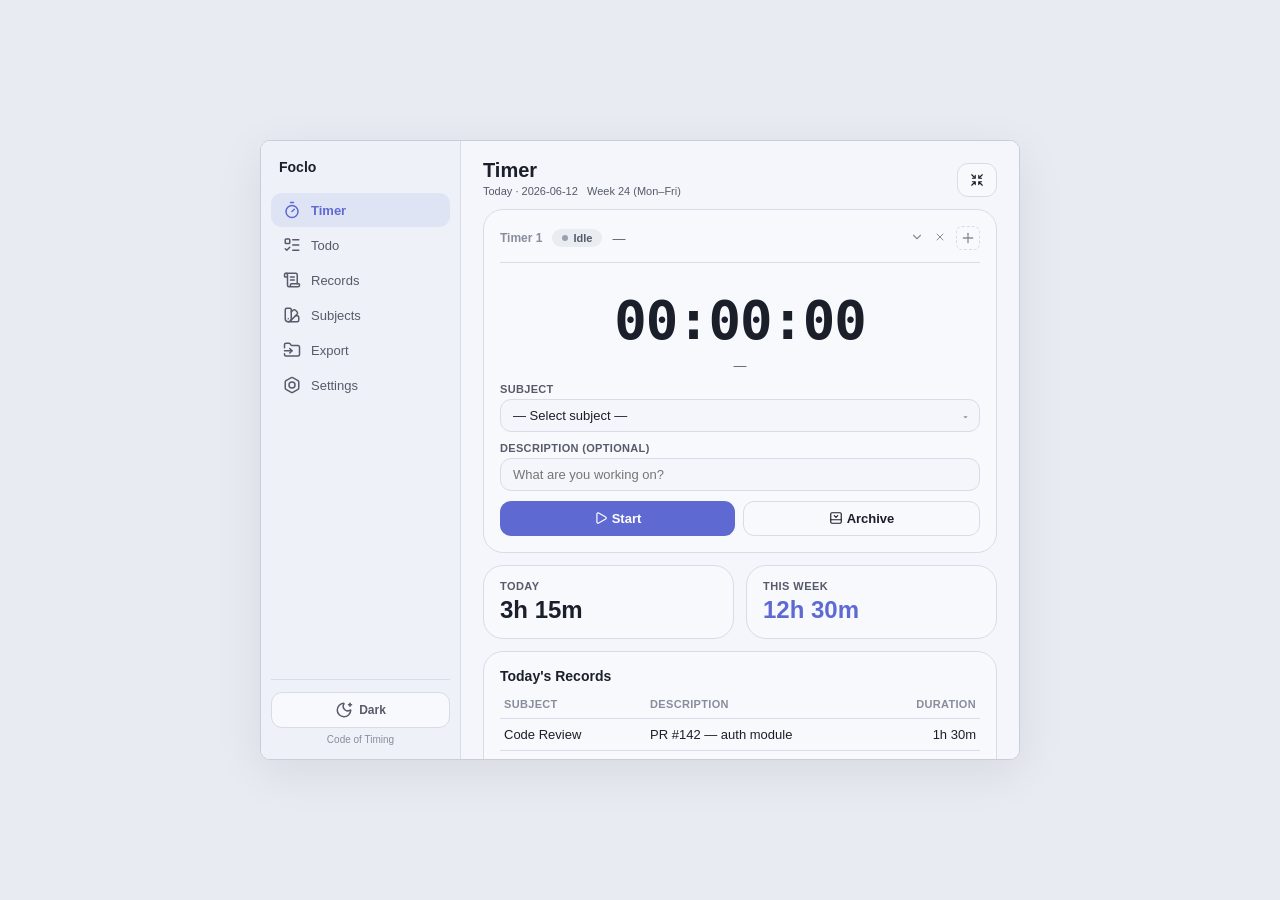
<file: index.html>
<!DOCTYPE html>
<html lang="zh-CN">
<head>
<meta charset="UTF-8">
<meta name="viewport" content="width=device-width, initial-scale=1.0">
<title>Foclo</title>
<style>

/* ═══════════════════════════════════════════════════════════
   LIQUID GLASS — refined for 760×620
   Icon style unified: all Unicode (no emoji)
   ═══════════════════════════════════════════════════════════ */
*, *::before, *::after { box-sizing: border-box; margin: 0; padding: 0; }

:root {
  --bg: #F4F6FB; --sidebar: #EEF1F8; --card: #F7F9FD;
  --text: #1B1F2A; --text2: #565B69; --muted: #888D9B;
  --border: #D7DCE8; --hover: #EAEEF6;
  --accent: #5E6AD2; --accent-h: #6E7AE6;
  --running: #34C98B; --paused: #F0B73F; --idle: #9AA0AD;
  --danger: #D64430; --radius: 20px; --radius-sm: 11px;
}

body {
  font-family: 'HarmonyOS Sans SC', sans-serif;
  background: #e8ecf2; display: flex; justify-content: center; align-items: center;
  min-height: 100vh;
}

.window {
  width: 760px; height: 620px; background: var(--bg);
  border: 1px solid #c8cdd8; border-radius: 10px;
  overflow: hidden; display: flex; flex-direction: column;
  box-shadow: 0 12px 48px rgba(0,0,0,0.08);
}

/* Top bar */
.topbar {
  display: flex; align-items: center; gap: 6px;
  padding: 8px 14px; background: var(--sidebar);
  border-bottom: 1px solid var(--border);
}
.topbar .dot { width: 10px; height: 10px; border-radius: 50%; }
.dot-r { background: #ed6a5e; } .dot-y { background: #f5bd4f; } .dot-g { background: #61c454; }
.topbar-title { font-size: 11px; color: var(--muted); margin-left: 8px; flex:1; }

/* Layout */
.prototype {
  display: flex; flex: 1; overflow: hidden; background: var(--bg);
}
.prototype.showing-compact .content { display: none; }

/* Sidebar */
.sidebar {
  width: 200px; background: var(--sidebar); border-right: 1px solid var(--border);
  padding: 14px 10px; display: flex; flex-direction: column; gap: 2px; flex-shrink: 0;
}
.sidebar-brand { font-size: 14px; font-weight: 700; color: var(--text); padding: 4px 8px 16px; }
.nav-item {
  padding: 8px 12px; border-radius: var(--radius-sm); cursor: pointer;
  color: var(--text2); font-size: 13px; font-weight: 500;
  transition: all 0.12s; display: flex; gap: 10px; align-items: center;
}
.nav-item:hover { background: var(--hover); color: var(--text); }
.nav-item.active { background: color-mix(in srgb, var(--accent) 10%, transparent); color: var(--accent); font-weight: 600; }
.nav-icon-svg { width: 18px; height: 18px; flex-shrink: 0; }
.btn-icon { width: 14px; height: 14px; flex-shrink: 0; vertical-align: -2px; margin-right: 4px; }
#compactBtn .btn-icon { margin-right: 0; }
#compactBtn { padding: 9px 12px; line-height: 1; }
#compactBtn .btn-icon { margin-right: 0; }
#compactBtn { padding: 9px 12px; line-height: 1; }
.add-slot-btn {
  background: none; border: 1px dashed var(--border); color: var(--muted);
  width: 24px; height: 24px; border-radius: 6px; cursor: pointer;
  font-size: 14px; line-height: 1; display: inline-flex; align-items: center; justify-content: center;
  transition: all 0.12s; flex-shrink: 0;
}
.add-slot-btn:hover { border-color: var(--accent); color: var(--accent); background: color-mix(in srgb, var(--accent) 8%, transparent); }
.sidebar-footer { padding-top: 12px; border-top: 1px solid var(--border); margin-top: auto; }
.theme-toggle {
  width: 100%; padding: 8px; border-radius: var(--radius-sm);
  border: 1px solid var(--border); background: var(--card);
  color: var(--text2); cursor: pointer; font-size: 12px; font-weight: 600;
  transition: all 0.12s; font-family: inherit;
  display: flex; align-items: center; justify-content: center; gap: 6px;
}
.theme-toggle:hover { background: var(--hover); color: var(--text); }
.sidebar-tagline { font-size: 10px; color: var(--muted); margin-top: 6px; text-align: center; }

/* Content */
.content { flex: 1; overflow-y: auto; padding: 18px 22px; }

/* Cards */
.card {
  background: var(--card); border: 1px solid var(--border);
  border-radius: var(--radius); padding: 16px; margin-bottom: 12px;
}

/* Slot header */
.slot-header { display: flex; align-items: center; gap: 10px; padding-bottom: 12px; border-bottom: 1px solid var(--border); margin-bottom: 12px; }
.slot-label { font-size: 12px; color: var(--muted); font-weight: 600; }
.slot-clock-mini { font-size: 14px; font-weight: 700; color: var(--text); }
.slot-subject { font-size: 13px; color: var(--text2); flex: 1; }

/* Badge */
.badge { display: inline-flex; align-items: center; gap: 5px; padding: 3px 10px; border-radius: 14px; font-size: 11px; font-weight: 600; }
.badge .dot { width: 6px; height: 6px; border-radius: 50%; }
.badge.idle { background: color-mix(in srgb, var(--idle) 15%, transparent); color: var(--text2); }
.badge.idle .dot { background: var(--idle); }
.badge.running { background: color-mix(in srgb, var(--running) 15%, transparent); color: var(--running); }
.badge.running .dot { background: var(--running); }
.badge.paused { background: color-mix(in srgb, var(--paused) 15%, transparent); color: var(--paused); }
.badge.paused .dot { background: var(--paused); }

/* Timer */
.timer-clock { font-family: 'JetBrains Mono', monospace; font-size: 54px; font-weight: 700; color: var(--text); text-align: center; padding: 14px 0 6px; letter-spacing: -0.02em; font-variant-numeric: tabular-nums; }
.timer-subject-line { text-align: center; font-size: 13px; color: var(--text2); margin-bottom: 10px; }

/* Form */
.form-row { margin-bottom: 10px; }
.form-label { font-size: 11px; font-weight: 700; color: var(--text2); margin-bottom: 4px; text-transform: uppercase; letter-spacing: 0.03em; }
.form-select, .form-input {
  width: 100%; padding: 8px 12px; border: 1px solid var(--border);
  border-radius: var(--radius-sm); background: var(--bg); color: var(--text);
  font-size: 13px; font-family: inherit;
}
.form-select:focus, .form-input:focus { outline: none; border-color: var(--accent); }
.form-select {
  appearance: none; -webkit-appearance: none;
  background-image: none;
  padding-right: 28px;
  position: relative;
}
/* Custom dropdown arrow matching slot-header ▲ style */
.select-wrapper { position: relative; display: block; }
.select-wrapper::after {
  content: '▾'; font-size: 10px; color: var(--muted);
  position: absolute; right: 12px; top: 50%; transform: translateY(-50%);
  pointer-events: none;
}

/* Buttons */
.btn-row { display: flex; gap: 8px; margin-top: 10px; }
.btn {
  padding: 9px 18px; border-radius: var(--radius-sm); font-size: 13px; font-weight: 600;
  cursor: pointer; border: none; transition: all 0.12s; font-family: inherit;
}
.btn-primary { background: var(--accent); color: #fff; }
.btn-primary:hover { background: var(--accent-h); }
.btn-secondary { background: var(--card); color: var(--text); border: 1px solid var(--border); }
.btn-secondary:hover { background: var(--hover); }
.btn-sm { padding: 5px 12px; font-size: 11px; }

/* Tiles */
.tile-row { display: grid; grid-template-columns: 1fr 1fr; gap: 12px; margin-bottom: 12px; }
.tile { background: var(--card); border: 1px solid var(--border); border-radius: var(--radius); padding: 14px 16px; }
.tile-label { font-size: 11px; font-weight: 700; color: var(--text2); text-transform: uppercase; letter-spacing: 0.04em; margin-bottom: 4px; }
.tile-value { font-size: 24px; font-weight: 700; color: var(--text); }
.tile-value.accent { color: var(--accent); }

/* Records */
.records-header { font-size: 14px; font-weight: 700; color: var(--text); margin-bottom: 8px; }
.records-table { width: 100%; border-collapse: collapse; font-size: 13px; }
.records-table th { text-align: left; padding: 8px 10px; color: var(--muted); font-size: 11px; font-weight: 700; text-transform: uppercase; letter-spacing: 0.03em; border-bottom: 1px solid var(--border); }
.records-table td { padding: 9px 10px; color: var(--text); border-bottom: 1px solid var(--border); }
.records-table tr:last-child td { border-bottom: none; }

/* Page */
.page-header { margin-bottom: 12px; display: flex; justify-content: space-between; align-items: flex-end; }
.page-title { font-size: 20px; font-weight: 700; color: var(--text); }
.page-sub { font-size: 11px; color: var(--text2); margin-top: 3px; }

.prototype.showing-compact .sidebar { display: none; }
.prototype.showing-compact .content { display: none; }

/* Compact panel — standalone mini window */
.compact-panel {
  display: none; flex-direction: column; align-items: center;
  width: 300px; background: var(--card); border: 1px solid var(--border);
  border-radius: 14px; padding: 24px 24px;
  box-shadow: 0 8px 32px rgba(0,0,0,0.12);
  z-index: 200;
}
.prototype.showing-compact { justify-content: center; align-items: center; display: flex !important; }
.prototype.showing-compact .compact-panel {
  display: flex !important;
  position: absolute;
  top: 50%; left: 50%;
  transform: translate(-50%, -50%);
}
.compact-top { display: flex; align-items: center; margin-bottom: 10px; }
.compact-clock { font-family: 'JetBrains Mono', monospace; font-size: 32px; font-weight: 700; color: var(--text); text-align: center; letter-spacing: -0.02em; line-height: 1; font-variant-numeric: tabular-nums; }
.compact-subject { text-align: center; font-size: 11px; color: var(--muted); margin-bottom: 10px; line-height: 1.3; max-width: 100%; overflow: hidden; text-overflow: ellipsis; white-space: nowrap; }
.compact-timer-row { display: flex; align-items: center; margin-bottom: 12px; }
.compact-timer-row .arrow { font-size: 10px; cursor: pointer; color: var(--muted); padding: 2px 0; border-radius: 3px; line-height: 1; flex-shrink: 0; }
.compact-timer-row .arrow:first-child { margin-left: -2px; }
.compact-timer-row .arrow:last-child { margin-right: -2px; }
.compact-timer-row .arrow:hover { color: var(--text); background: var(--hover); }
.compact-clock-wrap { flex: 1; display: flex; flex-direction: column; align-items: center; min-width: 0; }
.compact-slot-indicator { font-size: 8px; color: var(--muted); font-weight: 600; margin-bottom: 2px; }
.compact-actions { display: flex; gap: 10px; }
.compact-actions .btn { flex: 1; text-align: center; padding: 8px 14px; font-size: 12px; border-radius: 8px; white-space: nowrap; }
.compact-expand { position: absolute; top: 10px; right: 14px; background: none; border: none; color: var(--muted); cursor: pointer; font-size: 10px; padding: 1px; border-radius: 3px; font-family: inherit; line-height: 1; }
.compact-expand:hover { color: var(--text); background: var(--hover); }
.compact-panel .badge { font-size: 10px; padding: 2px 8px; border-radius: 8px; }
.compact-panel .btn-icon { width: 14px; height: 14px; }

/* Page switching */
.page { display: none; }
.page.active { display: block; }

/* Todo list */
.todo-list { display: flex; flex-direction: column; }
.todo-item {
  display: flex; align-items: center; gap: 12px;
  padding: 8px 4px; border-bottom: 1px solid var(--border);
  transition: background 0.12s;
}
.todo-item:last-child { border-bottom: none; }
.todo-item:hover { background: var(--hover); }
.todo-checkbox {
  width: 18px; height: 18px; border: 2px solid var(--border);
  border-radius: 4px; cursor: pointer; flex-shrink: 0;
  display: flex; align-items: center; justify-content: center;
  transition: all 0.15s; font-size: 11px; color: transparent; font-weight: 700;
}
.todo-checkbox:hover { border-color: var(--accent); }
.todo-item.done .todo-checkbox { background: var(--accent); border-color: var(--accent); color: #fff; }
.todo-item.done .todo-checkbox::after { content: '✓'; }
.todo-item.done .todo-item-subject { text-decoration: line-through; color: var(--muted); }
.todo-item.done .todo-item-desc { color: var(--muted); }
.todo-item-info { flex: 1; min-width: 0; }
.todo-item-subject { font-size: 13px; font-weight: 600; color: var(--text); }
.todo-item-desc { font-size: 11px; color: var(--text2); margin-top: 2px; overflow: hidden; text-overflow: ellipsis; white-space: nowrap; }
.todo-item-meta { font-size: 11px; color: var(--muted); margin-top: 2px; }
.todo-item .btn { flex-shrink: 0; }
.todo-start-btn {
  width: 28px; height: 28px; flex-shrink: 0; visibility: hidden;
  display: flex; align-items: center; justify-content: center;
  cursor: pointer; border-radius: 6px; color: var(--muted);
  transition: all 0.12s;
}
.todo-del-btn {
  width: 28px; height: 28px; flex-shrink: 0; visibility: hidden;
  display: flex; align-items: center; justify-content: center;
  cursor: pointer; border-radius: 6px; color: var(--muted);
  transition: all 0.12s; margin-right: 2px;
}
.todo-item:hover .todo-start-btn,
.todo-item:hover .todo-del-btn { visibility: visible; }
.todo-start-btn:hover { background: var(--accent); color: #fff; }
.todo-del-btn:hover { background: #cc2200; color: #fff; }
.todo-item.done .todo-start-btn { visibility: hidden !important; }

/* Filter chips */
.filter-chips { display: flex; gap: 6px; }
.chip {
  font-size: 11px; padding: 4px 12px; border-radius: 14px;
  border: 1px solid var(--border); color: var(--text2); cursor: pointer;
  font-weight: 500; transition: all 0.12s;
}
.chip:hover { background: var(--hover); }
.chip.active { background: var(--accent); border-color: var(--accent); color: #fff; }

/* Records: inline actions (hidden until hover) */
.records-actions { display: inline-flex; gap: 6px; visibility: hidden; }
tr:hover .records-actions { visibility: visible; }
.records-actions .act { color: var(--muted); cursor: pointer; font-size: 12px; padding: 2px 4px; border-radius: 4px; display: inline-flex; align-items: center; }
.records-actions .act:hover { color: var(--text); background: var(--hover); }
.records-actions .act.del:hover { color: var(--danger); }

/* Records: table → list style */
.records-scroll-wrap { overflow-x: auto; max-width: 100%; }
.records-date-col { display: none; }
.showing-dates .records-date-col { display: table-cell; }
.showing-dates th.records-date-col { display: table-cell; }
.records-table { width: 100%; border-collapse: collapse; font-size: 13px; }
.records-table th { text-align: left; padding: 6px 4px 8px; color: var(--muted); font-size: 11px; font-weight: 700; text-transform: uppercase; letter-spacing: 0.03em; border-bottom: 1px solid var(--border); }
.records-table td { padding: 8px 4px; color: var(--text); border-bottom: 1px solid var(--border); }
.records-table tbody tr:hover td { background: var(--hover); }
.records-table tr:last-child td { border-bottom: none; }

/* Records: inline add row — unified */
.records-add-row { display: flex; gap: 8px; align-items: center; padding: 6px 4px; margin-bottom: 8px; border-bottom: 1px solid var(--border); }
.records-add-row input, .records-add-row select { border: none; background: transparent; font-size: 12px; color: var(--text); font-family: inherit; padding: 4px 6px; outline: none; flex: 1; min-width: 0; }
.records-add-row input:focus, .records-add-row select:focus { border-bottom: 1px solid var(--accent); }
.records-add-row .confirm-btn { background: var(--accent); color: #fff; border: none; border-radius: 6px; width: 24px; height: 24px; cursor: pointer; font-size: 13px; display: flex; align-items: center; justify-content: center; flex-shrink: 0; }
.records-add-row .confirm-btn:hover { background: var(--accent-h); }

/* Records: inline edit mode */
tr.records-editing td { padding: 4px 6px; }
tr.records-editing td input, tr.records-editing td select { width: 100%; border: 1px solid var(--accent); border-radius: 6px; padding: 4px 6px; font-size: 12px; color: var(--text); background: var(--bg); font-family: inherit; box-sizing: border-box; }
tr.records-editing td input:focus, tr.records-editing td select:focus { outline: none; border-color: var(--accent); }
.edit-actions-inline { display: inline-flex; gap: 4px; }
.edit-actions-inline .act { color: var(--text2); cursor: pointer; font-size: 14px; padding: 2px 4px; border-radius: 4px; }
.edit-actions-inline .act:hover { color: var(--text); background: var(--hover); }
.edit-actions-inline .save { color: var(--accent); }
.edit-actions-inline .cancel { color: var(--muted); }

/* Subjects list */
.subjects-list { display: flex; flex-direction: column; }
.subject-row {
  display: flex; align-items: center; gap: 10px;
  padding: 8px 4px; border-bottom: 1px solid var(--border);
  transition: background 0.12s;
}
.subject-row:last-child { border-bottom: none; }
.subject-row:hover { background: var(--hover); }
.subject-dot { width: 10px; height: 10px; border-radius: 50%; flex-shrink: 0; }
.subject-name { font-size: 13px; color: var(--text); flex: 1; }
.subject-actions { display: flex; gap: 4px; visibility: hidden; }
.subject-row:hover .subject-actions { visibility: visible; }
.act { color: var(--muted); cursor: pointer; font-size: 12px; padding: 2px 4px; border-radius: 4px; }
.act:hover { color: var(--text); background: var(--hover); }

/* Settings list */
.settings-list { display: flex; flex-direction: column; }
.setting-row {
  display: flex; align-items: center; gap: 12px;
  padding: 14px 0; border-bottom: 1px solid var(--border);
}
.setting-row:last-child { border-bottom: none; }
.setting-info { flex: 1; }
.setting-label { font-size: 13px; font-weight: 600; color: var(--text); }
.setting-desc { font-size: 11px; color: var(--muted); margin-top: 2px; }

/* Toggle switch */
.toggle { position: relative; display: inline-block; width: 40px; height: 22px; flex-shrink: 0; }
.toggle input { opacity: 0; width: 0; height: 0; }
.toggle-slider {
  position: absolute; cursor: pointer; top: 0; left: 0; right: 0; bottom: 0;
  background: var(--border); border-radius: 11px; transition: 0.2s;
}
.toggle-slider::before {
  content: ""; position: absolute; height: 16px; width: 16px;
  left: 3px; bottom: 3px; background: #fff; border-radius: 50%; transition: 0.2s;
}
.toggle input:checked + .toggle-slider { background: var(--accent); }
.toggle input:checked + .toggle-slider::before { transform: translateX(18px); }

/* Easter egg: sidebar footer clickable in dark mode */
.easter-egg-trigger { cursor: pointer; }

/* ═══════════════════════════════════════════════════════════
   MOSS MODE (LIGHT) — 8x click easter egg
   ═══════════════════════════════════════════════════════════ */
html.moss {
  --bg: #f8f6f5; --sidebar: #f2efed; --card: #ffffff;
  --text: #1a1a1f; --text2: #8b5555; --muted: #a08080;
  --border: #d5c8c5; --hover: #f0e8e6;
  --accent: #cc2200; --accent-h: #dd3311;
  --running: #cc2200; --paused: #b86644; --idle: #8b5555;
  --danger: #992200; --radius: 20px; --radius-sm: 11px;
  font-family: 'JetBrains Mono', monospace;
}
html.moss body {
  background: #ebe5e2;
}
html.moss .window {
  border-color: #d5c8c5;
  box-shadow: 0 12px 48px rgba(180,120,100,0.10);
  background: #f8f6f5;
}
html.moss .sidebar,
html.moss .card {
  border-left: 3px solid #cc2200;
}
html.moss .topbar {
  background: #f2efed;
  border-bottom: 1px solid #cc2200;
}
html.moss .topbar-title {
  color: #cc2200; font-family: 'JetBrains Mono', monospace; font-size: 10px;
}
html.moss .avatar-badge { display: none; }
html.moss .nav-item.active {
  background: #f0e0d8;
  color: #cc2200;
  border-left: 2px solid #cc2200;
  border-radius: 0 11px 11px 0;
  margin-left: -10px;
  padding-left: 20px;
}
html.moss .nav-item:hover {
  background: #f0e8e6;
}
html.moss .btn-primary {
  background: #cc2200; color: #fff;
}
html.moss .btn-primary:hover {
  background: #dd3311;
}
html.moss .btn-secondary {
  border: 1px solid #d5c8c5; color: #1a1a1f;
}
html.moss .btn-secondary:hover {
  background: #f0e8e6;
}
html.moss .badge.running {
  background: rgba(204,34,0,0.12); color: #cc2200;
}
html.moss .badge.running .dot { background: #cc2200; }
html.moss .badge.paused {
  background: rgba(184,102,68,0.12); color: #b86644;
}
html.moss .badge.paused .dot { background: #b86644; }
html.moss .badge.idle {
  background: rgba(139,85,85,0.10); color: #8b5555;
}
html.moss .badge.idle .dot { background: #8b5555; }
html.moss .tile-value.accent { color: #cc2200; }
html.moss .chip.active {
  background: #cc2200; border-color: #cc2200;
}
html.moss .toggle input:checked + .toggle-slider {
  background: #cc2200;
}
html.moss .modal-accent { background: #cc2200; }
html.moss .sidebar-brand {
  color: #cc2200; font-family: 'JetBrains Mono', monospace;
  font-size: 12px;
}
html.moss .sidebar-tagline {
  font-family: 'JetBrains Mono', monospace; font-size: 9px; color: #cc2200;
}
html.moss .form-select:focus,
html.moss .form-input:focus { border-color: #cc2200; }
html.moss .btn-start { background: #cc2200; }
html.moss .btn-start:hover { background: #dd3311; }
html.moss .compact-panel { border-color: #cc2200; }
/* Remove green entirely */
html.moss .dot-g { background: #cc2200; }
html.moss .dot-y { background: #b86644; }
html.moss .dot-r { background: #8b5555; }

/* ═══════════════════════════════════════════════════════════
   DARK MODE — CSS variable overrides (aligned to SPEC tokens)
   ═══════════════════════════════════════════════════════════ */
html.dark {
  --bg: #0D1117; --sidebar: #161B22; --card: #1C2128;
  --text: #E6EDF3; --text2: #8B949E; --muted: #6E7681;
  --border: #30363D; --hover: #21262D;
  --accent: #6E7AE6; --accent-h: #8B90F8;
  --running: #34C98B; --paused: #F0B73F; --idle: #5E6178;
  --danger: #D64430;
}
html.dark body { background: #0A0C10; }
html.dark .window { border-color: #30363D; box-shadow: 0 12px 48px rgba(0,0,0,0.20); }

/* Modal overlay */
.modal-overlay {
  position: fixed; inset: 0; background: rgba(0,0,0,0.45);
  z-index: 999; display: none; justify-content: center; align-items: center;
}
.modal-overlay.show { display: flex; }
.modal-card {
  background: var(--card); border: 1px solid var(--border);
  border-radius: var(--radius); padding: 28px 32px; max-width: 440px;
  width: 90%; box-shadow: 0 16px 48px rgba(0,0,0,0.18);
}
.modal-accent { height: 4px; background: var(--accent); border-radius: 2px; margin-bottom: 20px; }
.modal-title { font-family: 'Songti SC', 'STSong', serif; font-size: 24px; font-weight: 700; color: var(--text); text-align: center; margin-bottom: 4px; }
.modal-subtitle { font-family: 'Apple Chancery', 'Snell Roundhand', cursive; font-size: 14px; color: var(--muted); text-align: center; margin-bottom: 18px; }
.modal-quote { text-align: center; font-size: 14px; color: var(--text); font-weight: 600; margin-bottom: 2px; font-style: italic; }
.modal-quote-en { text-align: center; font-family: 'Apple Chancery', 'Snell Roundhand', cursive; font-size: 13px; color: var(--text2); margin-bottom: 16px; font-style: italic; }
.modal-divider { height: 1px; background: var(--border); margin: 14px 0; }
.modal-rule { margin-bottom: 16px; text-align: center; }
.modal-rule-no { font-family: 'HarmonyOS Sans SC', sans-serif; font-size: 13px; font-weight: 700; color: var(--accent); margin-bottom: 2px; text-align: center; }
.modal-rule-zh { font-family: 'Songti SC', 'STSong', serif; font-size: 15px; color: var(--text); font-weight: 600; line-height: 1.85; text-align: center; }
.modal-rule-en { font-family: 'Apple Chancery', 'Snell Roundhand', cursive; font-size: 13px; color: var(--text2); margin-top: 2px; text-align: center; }
.modal-signature { text-align: center; font-family: 'Apple Chancery', 'Snell Roundhand', cursive; font-size: 18px; color: var(--accent); margin: 18px 0 24px; }
.modal-close { display: none; }


</style>
</head>
<body>

<div class="window">
  
  <div class="prototype" id="prototype" style="position:relative;">

    <!-- Sidebar -->
    <aside class="sidebar">
      <div class="sidebar-brand">Foclo</div>
      <nav style="display:flex;flex-direction:column;gap:1px;flex:1;">
        <div class="nav-item active" data-page="timer">
          <svg class="nav-icon-svg" viewBox="0 0 24 24" fill="none" stroke="currentColor" stroke-width="2" stroke-linecap="round" stroke-linejoin="round"><line x1="10" x2="14" y1="2" y2="2"/><line x1="12" x2="15" y1="14" y2="11"/><circle cx="12" cy="14" r="8"/></svg>
          <span>Timer</span></div>
        <div class="nav-item" data-page="todo">
          <svg class="nav-icon-svg" viewBox="0 0 24 24" fill="none" stroke="currentColor" stroke-width="2" stroke-linecap="round" stroke-linejoin="round"><path d="M13 5h8"/><path d="M13 12h8"/><path d="M13 19h8"/><path d="m3 17 2 2 4-4"/><rect x="3" y="4" width="6" height="6" rx="1"/></svg>
          <span>Todo</span></div>
        <div class="nav-item" data-page="records">
          <svg class="nav-icon-svg" viewBox="0 0 24 24" fill="none" stroke="currentColor" stroke-width="2" stroke-linecap="round" stroke-linejoin="round"><path d="M15 12h-5"/><path d="M15 8h-5"/><path d="M19 17V5a2 2 0 0 0-2-2H4"/><path d="M8 21h12a2 2 0 0 0 2-2v-1a1 1 0 0 0-1-1H11a1 1 0 0 0-1 1v1a2 2 0 1 1-4 0V5a2 2 0 1 0-4 0v2a1 1 0 0 0 1 1h3"/></svg>
          <span>Records</span></div>
        <div class="nav-item" data-page="subjects">
          <svg class="nav-icon-svg" viewBox="0 0 24 24" fill="none" stroke="currentColor" stroke-width="2" stroke-linecap="round" stroke-linejoin="round"><path d="M11 17a4 4 0 0 1-8 0V5a2 2 0 0 1 2-2h4a2 2 0 0 1 2 2Z"/><path d="M16.7 13H19a2 2 0 0 1 2 2v4a2 2 0 0 1-2 2H7"/><path d="M 7 17h.01"/><path d="m11 8 2.3-2.3a2.4 2.4 0 0 1 3.404.004L18.6 7.6a2.4 2.4 0 0 1 .026 3.434L9.9 19.8"/></svg>
          <span>Subjects</span></div>
        <div class="nav-item" data-page="export">
          <svg class="nav-icon-svg" viewBox="0 0 24 24" fill="none" stroke="currentColor" stroke-width="2" stroke-linecap="round" stroke-linejoin="round"><path d="M2 9V5a2 2 0 0 1 2-2h3.9a2 2 0 0 1 1.69.9l.81 1.2a2 2 0 0 0 1.67.9H20a2 2 0 0 1 2 2v10a2 2 0 0 1-2 2H4a2 2 0 0 1-2-2v-1"/><path d="M2 13h10"/><path d="m9 16 3-3-3-3"/></svg>
          <span>Export</span></div>
        <div class="nav-item" data-page="settings">
          <svg class="nav-icon-svg" viewBox="0 0 24 24" fill="none" stroke="currentColor" stroke-width="2" stroke-linecap="round" stroke-linejoin="round"><path d="M21 16V8a2 2 0 0 0-1-1.73l-7-4a2 2 0 0 0-2 0l-7 4A2 2 0 0 0 3 8v8a2 2 0 0 0 1 1.73l7 4a2 2 0 0 0 2 0l7-4A2 2 0 0 0 21 16z"/><circle cx="12" cy="12" r="4"/></svg>
          <span>Settings</span></div>
      </nav>
      <div class="sidebar-footer">
        <button class="theme-toggle" id="darkToggle"><svg class="nav-icon-svg" viewBox="0 0 24 24" fill="none" stroke="currentColor" stroke-width="2" stroke-linecap="round" stroke-linejoin="round"><path d="M18 5h4"/><path d="M20 3v4"/><path d="M20.985 12.486a9 9 0 1 1-9.473-9.472c.405-.022.617.46.402.803a6 6 0 0 0 8.268 8.268c.344-.215.825-.004.803.401"/></svg> Dark</button>
        <div class="sidebar-tagline easter-egg-trigger" id="easterEggTrigger">Code of Timing</div>
      </div>
    </aside>

    <!-- Content -->
    <main class="content">
      <div class="page active" id="page-timer">
      <div class="page-header">
        <div>
          <div class="page-title">Timer</div>
          <div class="page-sub">Today · 2026-06-12 &nbsp; Week 24 (Mon–Fri)</div>
        </div>
        <button class="btn btn-secondary btn-sm" id="compactBtn" title="Compact mode"><svg class="btn-icon" viewBox="0 0 24 24" fill="none" stroke="currentColor" stroke-width="2" stroke-linecap="round" stroke-linejoin="round"><path d="m15 15 6 6m-6-6v4.8m0-4.8h4.8"/><path d="M9 19.8V15m0 0H4.2M9 15l-6 6"/><path d="M15 4.2V9m0 0h4.8M15 9l6-6"/><path d="M9 4.2V9m0 0H4.2M9 9 3 3"/></svg></button>
      </div>

      <div class="card">
        <div class="slot-header">
          <span class="slot-label">Timer 1</span>
          <span class="badge idle"><span class="dot"></span> Idle</span>
          <span class="slot-subject">—</span>
          <span style="color:var(--muted);cursor:pointer;font-size:13px;"><svg style="width:14px;height:14px" viewBox="0 0 24 24" fill="none" stroke="currentColor" stroke-width="2" stroke-linecap="round" stroke-linejoin="round"><path d="m6 9 6 6 6-6"/></svg></span>
          <span style="color:var(--muted);cursor:pointer;font-size:11px;"><svg style="width:12px;height:12px" viewBox="0 0 24 24" fill="none" stroke="currentColor" stroke-width="2" stroke-linecap="round" stroke-linejoin="round"><path d="M18 6 6 18"/><path d="m6 6 12 12"/></svg></span>
          <button class="add-slot-btn" title="Add timer slot (max 5)"><svg style="width:16px;height:16px" viewBox="0 0 24 24" fill="none" stroke="currentColor" stroke-width="2" stroke-linecap="round" stroke-linejoin="round"><path d="M5 12h14"/><path d="M12 5v14"/></svg></button>
        </div>
        <div class="timer-clock">00:00:00</div>
        <div class="timer-subject-line">—</div>
        <div class="form-row"><div class="form-label">Subject</div><div class="select-wrapper"><select class="form-select"><option>— Select subject —</option></select></div></div>
        <div class="form-row"><div class="form-label">Description (optional)</div><input class="form-input" placeholder="What are you working on?"></div>
        <div class="btn-row">
          <button class="btn btn-primary" style="flex:1;"><svg class="btn-icon" viewBox="0 0 24 24" fill="none" stroke="currentColor" stroke-width="2" stroke-linecap="round" stroke-linejoin="round"><path d="M5 5a2 2 0 0 1 3.008-1.728l11.997 6.998a2 2 0 0 1 .003 3.458l-12 7A2 2 0 0 1 5 19z"/></svg>Start</button>
          <button class="btn btn-secondary" style="flex:1;"><svg class="btn-icon" viewBox="0 0 24 24" fill="none" stroke="currentColor" stroke-width="2" stroke-linecap="round" stroke-linejoin="round"><rect width="18" height="18" x="3" y="3" rx="2"/><path d="M3 15h18"/><path d="m15 8-3 3-3-3"/></svg>Archive</button>
        </div>
      </div>

      <div class="tile-row">
        <div class="tile"><div class="tile-label">Today</div><div class="tile-value">3h 15m</div></div>
        <div class="tile"><div class="tile-label">This Week</div><div class="tile-value accent">12h 30m</div></div>
      </div>

      <div class="card" style="margin-bottom:0;">
        <div class="records-header">Today's Records</div>
        <table class="records-table">
          <thead><tr><th>Subject</th><th>Description</th><th style="text-align:right">Duration</th></tr></thead>
          <tbody>
            <tr><td>Code Review</td><td>PR #142 — auth module</td><td style="text-align:right">1h 30m</td></tr>
            <tr><td>Design System</td><td>Token audit</td><td style="text-align:right">45m</td></tr>
            <tr><td>Documentation</td><td>—</td><td style="text-align:right">1h 00m</td></tr>
          </tbody>
        </table>
      </div>
      </div>

      <div class="page" id="page-todo">
        <div class="page-header">
          <div>
            <div class="page-title">Todo</div>
            <div class="page-sub">3 pending · 0 done</div>
          </div>
        </div>

        <!-- Inline add — subject + description -->
        <div style="display:flex;align-items:center;gap:6px;padding:6px 4px;margin-bottom:8px;border-bottom:1px solid var(--border);">
          <span style="color:var(--muted);font-size:13px;flex-shrink:0;">+</span>
          <input id="todoSubject" placeholder="Subject" style="flex:1;background:transparent;border:none;padding:6px 4px;font-size:13px;color:var(--text);outline:none;border-bottom:1px solid transparent;" onfocus="this.style.borderBottomColor='var(--accent)'" onblur="this.style.borderBottomColor='transparent'" onkeydown="if(event.key==='Enter')addTodo()">
          <input id="todoDesc" placeholder="Description (optional)" style="flex:2;background:transparent;border:none;padding:6px 4px;font-size:12px;color:var(--text2);outline:none;border-bottom:1px solid transparent;" onfocus="this.style.borderBottomColor='var(--accent)'" onblur="this.style.borderBottomColor='transparent'" onkeydown="if(event.key==='Enter')addTodo()">
          <button class="btn btn-primary btn-sm" onclick="addTodo()" style="padding:4px 10px;font-size:11px;border-radius:6px;">✓</button>
        </div>

        <div class="todo-list">
          <div class="todo-item">
            <div class="todo-checkbox" onclick="toggleTodo(this)"></div>
            <div class="todo-item-info">
              <div class="todo-item-subject">Code Review</div>
              <div class="todo-item-desc">PR #144 — payment module refactor</div>
            </div>
            <span class="todo-start-btn" onclick="startTodoTimer(this)" title="Start timer"><svg style="width:14px;height:14px" viewBox="0 0 24 24" fill="none" stroke="currentColor" stroke-width="2" stroke-linecap="round" stroke-linejoin="round"><path d="M5 5a2 2 0 0 1 3.008-1.728l11.997 6.998a2 2 0 0 1 .003 3.458l-12 7A2 2 0 0 1 5 19z"/></svg></span>
          </div>
          <div class="todo-item">
            <div class="todo-checkbox" onclick="toggleTodo(this)"></div>
            <div class="todo-item-info">
              <div class="todo-item-subject">Design System</div>
              <div class="todo-item-desc">Component token audit — Phase 2</div>
            </div>
            <span class="todo-start-btn" onclick="startTodoTimer(this)" title="Start timer"><svg style="width:14px;height:14px" viewBox="0 0 24 24" fill="none" stroke="currentColor" stroke-width="2" stroke-linecap="round" stroke-linejoin="round"><path d="M5 5a2 2 0 0 1 3.008-1.728l11.997 6.998a2 2 0 0 1 .003 3.458l-12 7A2 2 0 0 1 5 19z"/></svg></span>
          </div>
          <div class="todo-item">
            <div class="todo-checkbox" onclick="toggleTodo(this)"></div>
            <div class="todo-item-info">
              <div class="todo-item-subject">Documentation</div>
              <div class="todo-item-desc">API reference — v2 migration guide</div>
            </div>
            <span class="todo-start-btn" onclick="startTodoTimer(this)" title="Start timer"><svg style="width:14px;height:14px" viewBox="0 0 24 24" fill="none" stroke="currentColor" stroke-width="2" stroke-linecap="round" stroke-linejoin="round"><path d="M5 5a2 2 0 0 1 3.008-1.728l11.997 6.998a2 2 0 0 1 .003 3.458l-12 7A2 2 0 0 1 5 19z"/></svg></span>
          </div>
        </div>
      </div>

      <!-- ═══ Records ═══ -->
      <div class="page" id="page-records">
        <div class="page-header">
          <div>
            <div class="page-title">Records</div>
            <div class="page-sub">Filter by date · <span id="recordsCount">6</span> entries total</div>
          </div>
          <div class="filter-chips">
            <span class="chip active" onclick="setRecordsFilter('Today')">Today</span>
            <span class="chip" onclick="setRecordsFilter('Week')">This Week</span>
            <span class="chip" onclick="setRecordsFilter('Month')">This Month</span>
            <span class="chip" onclick="setRecordsFilter('All')">All</span>
          </div>
        </div>
        <!-- Inline add form row -->
        <div class="records-add-row" id="recordsAddRow">
          <input type="date" id="recordsDateField" class="records-add-date" value="2026-06-12" style="flex:0 0 110px; border-bottom-style:solid; display:none;">
          <select class="records-add-subject" id="recordsSubject" style="flex:0.7;">
            <option>Code Review</option><option>Design System</option><option>Documentation</option><option>Meeting</option><option>Research</option>
          </select>
          <input type="text" class="records-add-desc" id="recordsDesc" placeholder="Description" style="flex:1.3;">
          <input type="time" class="records-add-start" id="recordsStart" value="09:00">
          <input type="time" class="records-add-end" id="recordsEnd" value="10:00">
          <button class="confirm-btn" onclick="addRecord()">✓</button>
        </div>
        <div class="records-scroll-wrap">
        <table class="records-table">
            <thead><tr><th class="records-date-col">Date</th><th>Subject</th><th>Description</th><th>Start</th><th>End</th><th style="text-align:right">Duration</th><th style="width:60px"></th></tr></thead>
            <tbody id="recordsBody">
              <tr data-date="2026-06-12" data-subject="Code Review" data-desc="PR #142 — auth module" data-start="09:30" data-end="11:00" data-dur="1h 30m"><td class="cell-date records-date-col">2026-06-12</td><td class="cell-subj">Code Review</td><td class="cell-desc">PR #142 — auth module</td><td class="cell-start">09:30</td><td class="cell-end">11:00</td><td class="cell-dur" style="text-align:right">1h 30m</td><td><span class="records-actions"><span class="act" onclick="editRecord(this)" title="Edit">✎</span><span class="act del" onclick="delRecord(this)" title="Delete">🗑</span></span></td></tr>
              <tr data-date="2026-06-12" data-subject="Design System" data-desc="Token audit" data-start="11:15" data-end="12:00" data-dur="45m"><td class="cell-date records-date-col">2026-06-12</td><td class="cell-subj">Design System</td><td class="cell-desc">Token audit</td><td class="cell-start">11:15</td><td class="cell-end">12:00</td><td class="cell-dur" style="text-align:right">45m</td><td><span class="records-actions"><span class="act" onclick="editRecord(this)" title="Edit">✎</span><span class="act del" onclick="delRecord(this)" title="Delete">🗑</span></span></td></tr>
              <tr data-date="2026-06-12" data-subject="Documentation" data-desc="API migration guide" data-start="13:00" data-end="14:00" data-dur="1h 00m"><td class="cell-date records-date-col">2026-06-12</td><td class="cell-subj">Documentation</td><td class="cell-desc">API migration guide</td><td class="cell-start">13:00</td><td class="cell-end">14:00</td><td class="cell-dur" style="text-align:right">1h 00m</td><td><span class="records-actions"><span class="act" onclick="editRecord(this)" title="Edit">✎</span><span class="act del" onclick="delRecord(this)" title="Delete">🗑</span></span></td></tr>
              <tr data-date="2026-06-12" data-subject="Meeting" data-desc="Sprint planning" data-start="14:30" data-end="15:15" data-dur="45m"><td class="cell-date records-date-col">2026-06-12</td><td class="cell-subj">Meeting</td><td class="cell-desc">Sprint planning</td><td class="cell-start">14:30</td><td class="cell-end">15:15</td><td class="cell-dur" style="text-align:right">45m</td><td><span class="records-actions"><span class="act" onclick="editRecord(this)" title="Edit">✎</span><span class="act del" onclick="delRecord(this)" title="Delete">🗑</span></span></td></tr>
              <tr data-date="2026-06-12" data-subject="Research" data-desc="Competitor analysis" data-start="15:30" data-end="16:30" data-dur="1h 00m"><td class="cell-date records-date-col">2026-06-12</td><td class="cell-subj">Research</td><td class="cell-desc">Competitor analysis</td><td class="cell-start">15:30</td><td class="cell-end">16:30</td><td class="cell-dur" style="text-align:right">1h 00m</td><td><span class="records-actions"><span class="act" onclick="editRecord(this)" title="Edit">✎</span><span class="act del" onclick="delRecord(this)" title="Delete">🗑</span></span></td></tr>
              <tr data-date="2026-06-12" data-subject="Code Review" data-desc="PR #144 — payment refactor" data-start="16:45" data-end="18:00" data-dur="1h 15m"><td class="cell-date records-date-col">2026-06-12</td><td class="cell-subj">Code Review</td><td class="cell-desc">PR #144 — payment refactor</td><td class="cell-start">16:45</td><td class="cell-end">18:00</td><td class="cell-dur" style="text-align:right">1h 15m</td><td><span class="records-actions"><span class="act" onclick="editRecord(this)" title="Edit">✎</span><span class="act del" onclick="delRecord(this)" title="Delete">🗑</span></span></td></tr>
            </tbody>
          </table>
        </div>
      </div>

      <!-- ═══ Subjects ═══ -->
      <div class="page" id="page-subjects">
        <div class="page-header">
          <div>
            <div class="page-title">Subjects</div>
            <div class="page-sub">5 subjects — manage your activity categories</div>
          </div>
        </div>
        <!-- Inline add row -->
        <div style="display:flex;align-items:center;gap:8px;padding:6px 4px;margin-bottom:8px;border-bottom:1px solid var(--border);">
          <span class="subject-dot" style="background:#5E6AD2;cursor:pointer;" onclick="const colors=['#5E6AD2','#D97A52','#2DA44E','#7B85E8','#CC5544','#E5A837','#6B7DB3','#9B59B6'];const i=parseInt(prompt('Pick color 0-7:','0'));if(i>=0&&i<8)this.style.background=colors[i]"></span>
          <input class="form-input" placeholder="Subject name" style="flex:1;border:none;background:transparent;padding:6px 8px;font-size:13px;" onkeydown="if(event.key==='Enter')addSubject()">
          <button class="btn btn-primary btn-sm" style="padding:4px 10px;font-size:11px;" onclick="addSubject()">✓</button>
        </div>
        <div class="subjects-list">
          <div class="subject-row"><span class="subject-dot" style="background:#5E6AD2;"></span><span class="subject-name">Code Review</span><span class="subject-actions"><span class="act" onclick="editSubject(this)">✎</span><span class="act" onclick="delSubject(this)">🗑</span></span></div>
          <div class="subject-row"><span class="subject-dot" style="background:#34C98B;"></span><span class="subject-name">Design System</span><span class="subject-actions"><span class="act" onclick="editSubject(this)">✎</span><span class="act" onclick="delSubject(this)">🗑</span></span></div>
          <div class="subject-row"><span class="subject-dot" style="background:#F0B73F;"></span><span class="subject-name">Documentation</span><span class="subject-actions"><span class="act" onclick="editSubject(this)">✎</span><span class="act" onclick="delSubject(this)">🗑</span></span></div>
          <div class="subject-row"><span class="subject-dot" style="background:#4DA6FF;"></span><span class="subject-name">Meeting</span><span class="subject-actions"><span class="act" onclick="editSubject(this)">✎</span><span class="act" onclick="delSubject(this)">🗑</span></span></div>
          <div class="subject-row"><span class="subject-dot" style="background:#D64430;"></span><span class="subject-name">Research</span><span class="subject-actions"><span class="act" onclick="editSubject(this)">✎</span><span class="act" onclick="delSubject(this)">🗑</span></span></div>
        </div>
      </div>

      <!-- ═══ Export ═══ -->
      <div class="page" id="page-export">
        <div class="page-header">
          <div>
            <div class="page-title">Export</div>
            <div class="page-sub">Last export: No exports yet</div>
          </div>
        </div>
        <div class="card">
          <div class="form-row"><div class="form-label">Date Range</div><div style="display:flex;gap:8px;"><input class="form-input" value="2026-06-05" style="flex:1;"><span style="color:var(--muted);align-self:center;">→</span><input class="form-input" value="2026-06-12" style="flex:1;"></div></div>
          <div class="form-row"><div class="form-label">Format</div><div style="display:flex;gap:8px;"><button class="btn btn-secondary active">Excel (.xlsx)</button><button class="btn btn-secondary">Markdown</button><button class="btn btn-secondary">JSON</button></div></div>
          <button class="btn btn-primary" style="width:100%;margin-top:4px;"><svg class="btn-icon" viewBox="0 0 24 24" fill="none" stroke="currentColor" stroke-width="2" stroke-linecap="round" stroke-linejoin="round"><path d="M2 9V5a2 2 0 0 1 2-2h3.9a2 2 0 0 1 1.69.9l.81 1.2a2 2 0 0 0 1.67.9H20a2 2 0 0 1 2 2v10a2 2 0 0 1-2 2H4a2 2 0 0 1-2-2v-1"/><path d="M2 13h10"/><path d="m9 16 3-3-3-3"/></svg> Export</button>
        </div>
      </div>

      <!-- ═══ Settings ═══ -->
      <div class="page" id="page-settings">
        <div class="page-header">
          <div>
            <div class="page-title">Settings</div>
            <div class="page-sub">Application preferences</div>
          </div>
        </div>
        <div class="settings-list">
          <div class="setting-row">
            <div class="setting-info"><div class="setting-label">Week starts on</div><div class="setting-desc">First day of the week for tracking</div></div>
            <select class="form-select" style="width:100px;"><option>Monday</option><option>Sunday</option></select>
          </div>
          <div class="setting-row">
            <div class="setting-info"><div class="setting-label">Compact by default</div><div class="setting-desc">Start in compact floating mode</div></div>
            <label class="toggle"><input type="checkbox"><span class="toggle-slider"></span></label>
          </div>
          <div class="setting-row">
            <div class="setting-info"><div class="setting-label">Default Slots</div><div class="setting-desc">Number of concurrent timer slots</div></div>
            <select class="form-select" style="width:80px;"><option>1</option><option>2</option><option selected>3</option><option>4</option><option>5</option></select>
          </div>
          <div class="setting-row">
            <div class="setting-info"><div class="setting-label">Auto Backup</div><div class="setting-desc">Hourly backup to ~/Documents/Foclo/backups/</div></div>
            <label class="toggle"><input type="checkbox" checked><span class="toggle-slider"></span></label>
          </div>
          <div class="setting-row">
            <div class="setting-info"><div class="setting-label">Backup Location</div><div class="setting-desc">~/Documents/Foclo/backups/</div></div>
            <button class="btn btn-secondary btn-sm">Choose…</button>
          </div>
          <div class="setting-row">
            <div class="setting-info"><div class="setting-label">Minimize to Tray</div><div class="setting-desc">Close window sends to system tray</div></div>
            <label class="toggle"><input type="checkbox" checked><span class="toggle-slider"></span></label>
          </div>
          <div class="setting-row" style="border-bottom:none;">
            <div class="setting-info"><div class="setting-label" style="color:var(--danger);">Reset All Data</div><div class="setting-desc">Permanently delete all records, todos, subjects, and settings</div></div>
            <button class="btn btn-sm" style="background:var(--danger);color:#fff;font-weight:600;padding:6px 14px;border-radius:8px;cursor:pointer;border:none;font-size:11px;">Reset</button>
          </div>
        </div>
      </div>
    </main>

    <!-- Compact floating -->
    <div class="compact-panel" id="compactPanel">
      <button class="compact-expand" id="expandBtn"><svg style="width:12px;height:12px" viewBox="0 0 24 24" fill="none" stroke="currentColor" stroke-width="2" stroke-linecap="round" stroke-linejoin="round"><path d="m15 15 6 6"/><path d="m15 9 6-6"/><path d="M21 16v5h-5"/><path d="M21 8V3h-5"/><path d="M3 16v5h5"/><path d="m3 21 6-6"/><path d="M3 8V3h5"/><path d="M9 9 3 3"/></svg></button>
      <div class="compact-top">
        <span class="badge running"><span class="dot"></span> Running</span>
      </div>
      <div class="compact-timer-row">
        <span class="arrow"><svg style="width:14px;height:14px" viewBox="0 0 24 24" fill="none" stroke="currentColor" stroke-width="2" stroke-linecap="round" stroke-linejoin="round"><path d="m15 18-6-6 6-6"/></svg></span>
        <div class="compact-clock-wrap">
          <div class="compact-slot-indicator">1 / 3</div>
          <div class="compact-clock">01:23:45</div>
        </div>
        <span class="arrow"><svg style="width:14px;height:14px" viewBox="0 0 24 24" fill="none" stroke="currentColor" stroke-width="2" stroke-linecap="round" stroke-linejoin="round"><path d="m9 18 6-6-6-6"/></svg></span>
      </div>
      <div class="compact-subject">Code Review — PR #142</div>
      <div class="compact-actions">
        <button class="btn btn-primary"><svg class="btn-icon" viewBox="0 0 24 24" fill="none" stroke="currentColor" stroke-width="2" stroke-linecap="round" stroke-linejoin="round"><rect x="14" y="3" width="5" height="18" rx="1"/><rect x="5" y="3" width="5" height="18" rx="1"/></svg>Pause</button>
        <button class="btn btn-secondary"><svg class="btn-icon" viewBox="0 0 24 24" fill="none" stroke="currentColor" stroke-width="2" stroke-linecap="round" stroke-linejoin="round"><rect width="18" height="18" x="3" y="3" rx="2"/><path d="M3 15h18"/><path d="m15 8-3 3-3-3"/></svg>Archive</button>
      </div>
    </div>
  </div>
</div>

<!-- Easter egg modal -->
<div class="modal-overlay" id="easterEggModal">
  <div class="modal-card">
    <div class="modal-accent"></div>
    <div class="modal-title">《Foclo 计时准则》</div>
    <div class="modal-subtitle">The Foclo's Code of Timing</div>
    <div class="modal-quote">"时间不会说谎。"</div>
    <div class="modal-quote-en">"Time tells no lie."</div>
    <div class="modal-divider"></div>
    <div class="modal-rule"><div class="modal-rule-no">规则 1</div><div class="modal-rule-zh">不存在完美的记录。</div><div class="modal-rule-en">Do not chase a flawless log.</div></div>
    <div class="modal-rule"><div class="modal-rule-no">规则 2</div><div class="modal-rule-zh">虚构记录不会创造时间。</div><div class="modal-rule-en">Never summon time with fabricated entries.</div></div>
    <div class="modal-rule"><div class="modal-rule-no">规则 3</div><div class="modal-rule-zh">做时间的战友而非俘虏。</div><div class="modal-rule-en">Walk with time as a comrade, not a captive.</div></div>
    <div class="modal-rule"><div class="modal-rule-no">规则 4</div><div class="modal-rule-zh">时间不代表成绩。</div><div class="modal-rule-en">Don't let time fool you into pride.</div></div>
    <div class="modal-rule"><div class="modal-rule-no">规则 5</div><div class="modal-rule-zh">为每一个不必记录的日子干杯。</div><div class="modal-rule-en">Toast to the days you never had to record.</div></div>
    <div class="modal-divider"></div>
    <div class="modal-signature">Alan Zhu</div>
  </div>
</div>

<script>
const proto = document.getElementById('prototype');
const compactBtn = document.getElementById('compactBtn');
const expandBtn = document.getElementById('expandBtn');
const darkToggle = document.getElementById('darkToggle');

let isCompact = false, isDark = false, isMoss = false;
let clickCount = 0, clickTimer = null;

compactBtn.addEventListener('click', () => {
  isCompact = true;
  proto.classList.add('showing-compact');
  document.querySelector('.sidebar').style.display = 'none';
  document.querySelector('.content').style.display = 'none';
  const cp = document.getElementById('compactPanel');
  cp.style.display = 'flex';
  cp.style.position = 'absolute';
  cp.style.top = '50%';
  cp.style.left = '50%';
  cp.style.transform = 'translate(-50%, -50%)';
});
expandBtn.addEventListener('click', () => {
  isCompact = false;
  proto.classList.remove('showing-compact');
  document.querySelector('.sidebar').style.display = '';
  document.querySelector('.content').style.display = '';
  const cp = document.getElementById('compactPanel');
  cp.style.display = '';
  cp.style.position = '';
  cp.style.top = '';
  cp.style.left = '';
  cp.style.transform = '';
});

// Moss mode: 8 clicks within 2 seconds on Dark/Light button
darkToggle.addEventListener('click', () => {
  clickCount++;
  if (clickCount === 1) {
    clickTimer = setTimeout(() => { clickCount = 0; }, 2000);
  }
  if (clickCount >= 8) {
    clearTimeout(clickTimer);
    clickCount = 0;
    isMoss = !isMoss;
    const root = document.documentElement;
    if (isMoss) {
      isDark = false;
      root.classList.remove('dark');
      root.classList.add('moss');
      document.querySelector('.topbar-title').textContent = 'MOSS_SYS :: ONLINE';
      darkToggle.innerHTML = `<svg class="nav-icon-svg" viewBox="0 0 24 24" fill="none" stroke="#cc2200" stroke-width="2" stroke-linecap="round" stroke-linejoin="round"><path d="M20.341 6.484A10 10 0 0 1 10.266 21.85"/><path d="M3.659 17.516A10 10 0 0 1 13.74 2.152"/><circle cx="12" cy="12" r="3"/><circle cx="19" cy="5" r="2"/><circle cx="5" cy="19" r="2"/></svg> EXIT MOSS`;
      darkToggle.style.color = '#cc2200';
      darkToggle.style.borderColor = '#cc2200';
    } else {
      root.classList.remove('moss');
      document.querySelector('.topbar-title').textContent = 'Foclo — 760×620';
      _updateDarkBtn();
      darkToggle.style.color = '';
      darkToggle.style.borderColor = '';
    }
    return;
  }
  if (isMoss) return;
  isDark = !isDark;
  if (isDark) {
    document.documentElement.classList.add('dark');
  } else {
    document.documentElement.classList.remove('dark');
  }
  _updateDarkBtn();
});

function _updateDarkBtn() {
  if (isDark) {
    darkToggle.innerHTML = `<svg class="nav-icon-svg" viewBox="0 0 24 24" fill="none" stroke="currentColor" stroke-width="2" stroke-linecap="round" stroke-linejoin="round"><circle cx="12" cy="12" r="4"/><path d="M12 2v2"/><path d="M12 20v2"/><path d="m4.93 4.93 1.41 1.41"/><path d="m17.66 17.66 1.41 1.41"/><path d="M2 12h2"/><path d="M20 12h2"/><path d="m6.34 17.66-1.41 1.41"/><path d="m19.07 4.93-1.41 1.41"/></svg> Light`;
  } else {
    darkToggle.innerHTML = `<svg class="nav-icon-svg" viewBox="0 0 24 24" fill="none" stroke="currentColor" stroke-width="2" stroke-linecap="round" stroke-linejoin="round"><path d="M18 5h4"/><path d="M20 3v4"/><path d="M20.985 12.486a9 9 0 1 1-9.473-9.472c.405-.022.617.46.402.803a6 6 0 0 0 8.268 8.268c.344-.215.825-.004.803.401"/></svg> Dark`;
  }
}

// Page switching
document.querySelectorAll('.nav-item[data-page]').forEach(item => {
  item.addEventListener('click', () => {
    document.querySelectorAll('.nav-item').forEach(n => n.classList.remove('active'));
    item.classList.add('active');
    document.querySelectorAll('.page').forEach(p => p.classList.remove('active'));
    document.getElementById('page-' + item.dataset.page).classList.add('active');
  });
});

// Easter egg: click "code of timing" to open modal
const modal = document.getElementById('easterEggModal');
const trigger = document.getElementById('easterEggTrigger');

trigger.addEventListener('click', () => {
  modal.classList.add('show');
});

modal.addEventListener('click', (e) => {
  if (e.target === modal) modal.classList.remove('show');
});

document.addEventListener('keydown', (e) => {
  if (e.key === 'Escape' && modal.classList.contains('show')) {
    modal.classList.remove('show');
  }
});

// ═══ Todo: inline add ═══
function addTodo() {
  const subjInput = document.getElementById('todoSubject');
  const descInput = document.getElementById('todoDesc');
  const subj = subjInput.value.trim();
  if (!subj) return;
  const desc = descInput.value.trim();
  const list = document.querySelector('#page-todo .todo-list');
  const item = document.createElement('div');
  item.className = 'todo-item';
  const s1 = document.createElement('span'); s1.textContent = subj; const safeSubj = s1.innerHTML;
  const s2 = document.createElement('span'); s2.textContent = desc; const safeDesc = s2.innerHTML;
  item.innerHTML = '<div class="todo-checkbox" onclick="toggleTodo(this)"></div>'+
    '<div class="todo-item-info"><div class="todo-item-subject">'+safeSubj+'</div>'+
    (safeDesc ? '<div class="todo-item-desc">'+safeDesc+'</div>' : '')+'</div>'+
    '<span class="todo-start-btn" onclick="startTodoTimer(this)" title="Start timer"><svg style="width:14px;height:14px" viewBox="0 0 24 24" fill="none" stroke="currentColor" stroke-width="2" stroke-linecap="round" stroke-linejoin="round"><path d="M5 5a2 2 0 0 1 3.008-1.728l11.997 6.998a2 2 0 0 1 .003 3.458l-12 7A2 2 0 0 1 5 19z"/></svg></span>';
  list.appendChild(item);
  subjInput.value = '';
  descInput.value = '';
  updateTodoCounter();
}
function toggleTodo(cb) {
  cb.closest('.todo-item').classList.toggle('done');
  updateTodoCounter();
}
function startTodoTimer(el) {
  const item = el.closest('.todo-item');
  if (item.classList.contains('done')) return;
  const subj = item.querySelector('.todo-item-subject').textContent.trim();
  const descEl = item.querySelector('.todo-item-desc');
  const desc = descEl ? descEl.textContent.trim() : '';

  // Switch to Timer page
  document.querySelectorAll('.nav-item').forEach(n => n.classList.remove('active'));
  document.querySelector('.nav-item[data-page="timer"]').classList.add('active');
  document.querySelectorAll('.page').forEach(p => p.classList.remove('active'));
  document.getElementById('page-timer').classList.add('active');

  // Fill first slot
  const slot = document.querySelector('#page-timer .card');
  const select = slot.querySelector('.form-select');
  const input = slot.querySelector('.form-input');
  const startBtn = slot.querySelector('.btn-primary');

  // Try matching subject in dropdown; if not found, add it
  let found = false;
  if (select) {
    for (let i = 0; i < select.options.length; i++) {
      if (select.options[i].text === subj) { select.selectedIndex = i; found = true; break; }
    }
    if (!found && subj) {
      const opt = document.createElement('option');
      opt.textContent = subj;
      select.appendChild(opt);
      select.selectedIndex = select.options.length - 1;
    }
  }
  if (input) input.value = desc;
  // Update the slot display
  const subjectLine = slot.querySelector('.timer-subject-line');
  const badge = slot.querySelector('.badge');
  if (subjectLine) subjectLine.textContent = subj + (desc ? ' — ' + desc : '');
  if (badge) { badge.className = 'badge running'; badge.querySelector('.dot').style.background = 'var(--running)'; badge.innerHTML = '<span class="dot"></span> Running'; }
  if (startBtn) { const txt = startBtn.textContent; /* visual feedback */ }
}
function updateTodoCounter() {
  const all = document.querySelectorAll('#page-todo .todo-list .todo-item');
  const done = document.querySelectorAll('#page-todo .todo-list .todo-item.done');
  const pending = all.length - done.length;
  document.querySelector('#page-todo .page-sub').textContent = pending + ' pending · ' + done.length + ' done';
}

// ═══ Records: add / edit / delete ═══

function addRecord() {
  const row = document.getElementById('recordsAddRow');
  const body = document.getElementById('recordsBody');
  const subj = row.querySelector('.records-add-subject').value;
  const desc = row.querySelector('.records-add-desc').value.trim() || '—';
  const start = row.querySelector('.records-add-start').value;
  const end = row.querySelector('.records-add-end').value;
  const dateField = document.getElementById('recordsDateField');
  const date = dateField.value;
  const dur = calcDur(start, end);

  const tr = document.createElement('tr');
  tr.setAttribute('data-date', date);
  tr.setAttribute('data-subject', subj);
  tr.setAttribute('data-desc', desc);
  tr.setAttribute('data-start', start);
  tr.setAttribute('data-end', end);
  tr.setAttribute('data-dur', dur);
  tr.innerHTML = `<td class="cell-date records-date-col">${date}</td><td class="cell-subj">${esc(subj)}</td><td class="cell-desc">${esc(desc)}</td><td class="cell-start">${start}</td><td class="cell-end">${end}</td><td class="cell-dur" style="text-align:right">${dur}</td><td><span class="records-actions"><span class="act" onclick="editRecord(this)" title="Edit">✎</span><span class="act del" onclick="delRecord(this)" title="Delete">🗑</span></span></td>`;
  body.appendChild(tr);
  row.querySelector('.records-add-desc').value = '';
  updateRecordsCount();
}

function editRecord(span) {
  const tr = span.closest('tr');
  if (tr.classList.contains('records-editing')) return;
  tr.classList.add('records-editing');
  const cells = tr.querySelectorAll('td.cell-date, td.cell-subj, td.cell-desc, td.cell-start, td.cell-end, td.cell-dur');
  const oldValues = Array.from(cells).map(c => c.textContent.trim());

  // Date → date input (cells[0])
  cells[0].innerHTML = `<input type="date" value="${oldValues[0]}">`;
  // Subject → select (cells[1])
  const subjects = ['Code Review','Design System','Documentation','Meeting','Research'];
  cells[1].innerHTML = `<select>${subjects.map(s => `<option${s === oldValues[1] ? ' selected' : ''}>${s}</option>`).join('')}</select>`;
  // Description → text (cells[2])
  cells[2].innerHTML = `<input type="text" value="${escAttr(oldValues[2])}">`;
  // Start → time (cells[3])
  cells[3].innerHTML = `<input type="time" value="${oldValues[3]}">`;
  // End → time (cells[4])
  cells[4].innerHTML = `<input type="time" value="${oldValues[4]}">`;
  // Duration → text (cells[5])
  cells[5].innerHTML = `<input type="text" value="${oldValues[5]}" style="text-align:right">`;

  // Actions → ✓ / ✕
  const actionsTd = tr.querySelector('td:last-child');
  actionsTd.innerHTML = `<span class="edit-actions-inline"><span class="act save" onclick="saveEdit(this)" title="Save">✓</span><span class="act cancel" onclick="cancelEdit(this)" title="Cancel">✕</span></span>`;
}

function saveEdit(span) {
  const tr = span.closest('tr');
  const subj = tr.querySelector('td.cell-subj select').value;
  const date = tr.querySelector('td.cell-date input').value;
  const desc = tr.querySelector('td.cell-desc input').value;
  const start = tr.querySelector('td.cell-start input').value;
  const end = tr.querySelector('td.cell-end input').value;
  const dur = tr.querySelector('td.cell-dur input').value;

  tr.setAttribute('data-date', date);
  tr.setAttribute('data-subject', subj);
  tr.setAttribute('data-desc', desc);
  tr.setAttribute('data-start', start);
  tr.setAttribute('data-end', end);
  tr.setAttribute('data-dur', dur);

  tr.querySelector('td.cell-subj').textContent = subj;
  tr.querySelector('td.cell-date').textContent = date;
  tr.querySelector('td.cell-desc').textContent = desc;
  tr.querySelector('td.cell-start').textContent = start;
  tr.querySelector('td.cell-end').textContent = end;
  tr.querySelector('td.cell-dur').textContent = dur;

  const actionsTd = tr.querySelector('td:last-child');
  actionsTd.innerHTML = `<span class="records-actions"><span class="act" onclick="editRecord(this)" title="Edit">✎</span><span class="act del" onclick="delRecord(this)" title="Delete">🗑</span></span>`;
  tr.classList.remove('records-editing');
}

function cancelEdit(span) {
  const tr = span.closest('tr');
  tr.querySelector('td.cell-subj').textContent = tr.dataset.subject;
  tr.querySelector('td.cell-date').textContent = tr.dataset.date;
  tr.querySelector('td.cell-desc').textContent = tr.dataset.desc;
  tr.querySelector('td.cell-start').textContent = tr.dataset.start;
  tr.querySelector('td.cell-end').textContent = tr.dataset.end;
  tr.querySelector('td.cell-dur').textContent = tr.dataset.dur;

  const actionsTd = tr.querySelector('td:last-child');
  actionsTd.innerHTML = `<span class="records-actions"><span class="act" onclick="editRecord(this)" title="Edit">✎</span><span class="act del" onclick="delRecord(this)" title="Delete">🗑</span></span>`;
  tr.classList.remove('records-editing');
}

function delRecord(span) {
  span.closest('tr').remove();
  updateRecordsCount();
}

function updateRecordsCount() {
  const n = document.getElementById('recordsBody').children.length;
  const el = document.getElementById('recordsCount');
  if (el) el.textContent = n;
}

function calcDur(start, end) {
  if (!start || !end) return '—';
  const [sh, sm] = start.split(':').map(Number);
  const [eh, em] = end.split(':').map(Number);
  const m = (eh * 60 + em) - (sh * 60 + sm);
  const h = Math.floor(m / 60), rm = m % 60;
  return h > 0 ? `${h}h ${rm}m` : `${rm}m`;
}

function esc(s) { return s.replace(/</g,'&lt;'); }
function escAttr(s) { return s.replace(/&/g,'&amp;').replace(/"/g,'&quot;').replace(/</g,'&lt;'); }

function setRecordsFilter(filter) {
  document.querySelectorAll('#page-records .filter-chips .chip').forEach(c => c.classList.remove('active'));
  const chips = document.querySelectorAll('#page-records .filter-chips .chip');
  let targetChip = null;
  chips.forEach(c => { if (c.textContent.trim().startsWith(filter === 'Today' ? 'Today' : filter === 'Week' ? 'This Week' : filter === 'Month' ? 'This Month' : 'All')) targetChip = c; });
  if (targetChip) targetChip.classList.add('active');
  const dateField = document.getElementById('recordsDateField');
  if (dateField) {
    dateField.style.display = (filter === 'Today') ? 'none' : '';
    if (filter === 'Today') {
      const today = new Date().toISOString().slice(0, 10);
      dateField.value = today;
    }
  }
  // Toggle date column in table
  const scrollWrap = document.querySelector('#page-records .records-scroll-wrap');
  if (scrollWrap) {
    if (filter === 'Today') scrollWrap.classList.remove('showing-dates');
    else scrollWrap.classList.add('showing-dates');
  }
}

// ═══ Subjects: inline edit ═══

function editSubject(span) {
  const row = span.closest('.subject-row');
  if (row.classList.contains('editing')) return;
  row.classList.add('editing');
  const nameEl = row.querySelector('.subject-name');
  const oldName = nameEl.textContent.trim();
  nameEl.innerHTML = `<input type="text" value="${escAttr(oldName)}" style="border:none;background:transparent;font-size:13px;color:var(--text);font-family:inherit;padding:2px 4px;border-bottom:1px solid var(--accent);outline:none;flex:1;">`;
  const actions = row.querySelector('.subject-actions');
  actions.innerHTML = `<span class="act save" onclick="saveSubject(this)" style="color:var(--accent);">✓</span><span class="act cancel" onclick="cancelSubject(this)">✕</span>`;
}

function saveSubject(span) {
  const row = span.closest('.subject-row');
  const input = row.querySelector('.subject-name input');
  if (!input) return;
  const newName = input.value.trim();
  if (newName) {
    row.querySelector('.subject-name').textContent = newName;
  }
  restoreSubjectActions(row);
  row.classList.remove('editing');
}

function cancelSubject(span) {
  const row = span.closest('.subject-row');
  restoreSubjectActions(row);
  row.classList.remove('editing');
}

function restoreSubjectActions(row) {
  const actions = row.querySelector('.subject-actions');
  actions.innerHTML = `<span class="act" onclick="editSubject(this)">✎</span><span class="act" onclick="delSubject(this)">🗑</span>`;
}

function delSubject(span) {
  span.closest('.subject-row').remove();
  updateSubjectsCount();
}

function addSubject() {
  const row = document.querySelector('#page-subjects .subject-row:first-child').parentElement.previousElementSibling;
  const inp = row.querySelector('input');
  const v = inp.value.trim();
  if (!v) return;
  const dot = row.querySelector('.subject-dot');
  const color = dot.style.background;
  const list = row.nextElementSibling;
  const newRow = document.createElement('div');
  newRow.className = 'subject-row';
  newRow.innerHTML = `<span class="subject-dot" style="background:${color}"></span><span class="subject-name">${esc(v)}</span><span class="subject-actions"><span class="act" onclick="editSubject(this)">✎</span><span class="act" onclick="delSubject(this)">🗑</span></span>`;
  list.appendChild(newRow);
  inp.value = '';
  updateSubjectsCount();
}

function updateSubjectsCount() {
  const n = document.querySelectorAll('#page-subjects .subjects-list .subject-row').length;
  const sub = document.querySelector('#page-subjects .page-sub');
  if (sub) sub.textContent = `${n} subjects — manage your activity categories`;
}
</script>


<!-- Dynamic JS bridge — replaces prototype's static JS -->
<script>
// ═══ pywebview bridge ═══════════════════════════════════════
let api = null;
const REQUIRED_API_METHODS = [
    'get_subjects',
    'get_all_slots',
    'get_todos',
    'get_records',
    'get_settings'
];

function getApi() {
    return window.pywebview && window.pywebview.api ? window.pywebview.api : null;
}

function hasRequiredApiMethods(candidate) {
    return !!candidate && REQUIRED_API_METHODS.every(name => typeof candidate[name] === 'function');
}

function ready(fn) {
    let started = false;
    const startIfReady = () => {
        const candidate = getApi();
        if (!hasRequiredApiMethods(candidate)) return false;
        api = candidate;
        if (!started) {
            started = true;
            fn();
        }
        return true;
    };

    if (startIfReady()) return;

    let attempts = 0;
    const checkInterval = setInterval(() => {
        attempts++;
        if (startIfReady()) {
            clearInterval(checkInterval);
        } else if (attempts === 50) {
            console.error('pywebview API not ready yet; continuing to wait');
        }
    }, 100);

    window.addEventListener('pywebviewready', () => {
        if (startIfReady()) clearInterval(checkInterval);
    });
}

// ═══ Global state mirror ═══════════════════════════════════
let _slots = [];
let _subjects = [];
let _todos = [];
let _recordsFilter = 'today';

// ═══ Init ══════════════════════════════════════════════════
ready(async () => {
    await loadSubjects();
    await refreshAll();
    setInterval(refreshAll, 500);
});

async function refreshAll() {
    if (!api) return;
    await refreshSlots();
    await refreshTodos();
    await refreshRecords();
}

// ═══ Slots / Timer ═════════════════════════════════════════
async function refreshSlots() {
    _slots = await api.get_all_slots();
    _subjects = await api.get_subjects();
    renderTimerPage();
}

function renderTimerPage() {
    const container = document.querySelector('#page-timer');
    if (!container) return;

    // Rebuild cards
    const oldCards = container.querySelectorAll('.card');
    oldCards.forEach(c => c.remove());

    _slots.forEach((slot, i) => {
        const card = buildTimerCard(slot, i);
        // Insert before tile-row
        const tileRow = container.querySelector('.tile-row');
        if (tileRow) {
            container.insertBefore(card, tileRow);
        } else {
            container.appendChild(card);
        }
    });
}

function buildTimerCard(slot, index) {
    const card = document.createElement('div');
    card.className = 'card';
    card.dataset.slot = index;

    const subjName = _subjects.find(s => s.id === slot.subject_id);
    const badgeClass = slot.status === 'running' ? 'running' : slot.status === 'paused' ? 'paused' : 'idle';
    const badgeText = slot.status.charAt(0).toUpperCase() + slot.status.slice(1);

    const showActions = slot.status !== 'idle';
    const primaryLabel = slot.status === 'running' ? 'Pause' : slot.status === 'paused' ? 'Resume' : 'Start';
    const primaryAction = slot.status === 'running' ? `pauseSlot(${index})` : `startSlot(${index})`;

    // Build subject options
    let subjOpts = '<option>— Select subject —</option>';
    _subjects.forEach(s => {
        const sel = s.id === slot.subject_id ? ' selected' : '';
        subjOpts += `<option value="${s.id}"${sel}>${s.name}</option>`;
    });

    card.innerHTML = `
        <div class="slot-header">
            <span class="slot-label">Timer ${index + 1}</span>
            <span class="badge ${badgeClass}"><span class="dot"></span> ${badgeText}</span>
            <span class="slot-subject">${subjName ? subjName.name : '—'}</span>
            <span style="color:var(--muted);cursor:pointer;font-size:13px;" onclick="toggleCollapse(this)">
                <svg style="width:14px;height:14px" viewBox="0 0 24 24" fill="none" stroke="currentColor" stroke-width="2" stroke-linecap="round" stroke-linejoin="round"><path d="m6 9 6 6 6-6"/></svg>
            </span>
            ${_slots.length > 1 ? `<span style="color:var(--muted);cursor:pointer;font-size:11px;" onclick="removeSlot(${index})">
                <svg style="width:12px;height:12px" viewBox="0 0 24 24" fill="none" stroke="currentColor" stroke-width="2" stroke-linecap="round" stroke-linejoin="round"><path d="M18 6 6 18"/><path d="m6 6 12 12"/></svg>
            </span>` : ''}
            ${_slots.length < 5 ? `<button class="add-slot-btn" title="Add timer slot (max 5)" onclick="addSlot()">
                <svg style="width:16px;height:16px" viewBox="0 0 24 24" fill="none" stroke="currentColor" stroke-width="2" stroke-linecap="round" stroke-linejoin="round"><path d="M5 12h14"/><path d="M12 5v14"/></svg>
            </button>` : ''}
        </div>
        <div class="timer-clock">${slot.display_time}</div>
        <div class="timer-subject-line">${subjName ? subjName.name : '—'}</div>
        <div class="form-row"><div class="form-label">Subject</div>
            <div class="select-wrapper">
                <select class="form-select" onchange="setSlotSubject(${index}, this.value)">${subjOpts}</select>
            </div>
        </div>
        <div class="form-row"><div class="form-label">Description (optional)</div>
            <input class="form-input" placeholder="What are you working on?" value="${slot.description || ''}"
                onchange="setSlotDesc(${index}, this.value)">
        </div>
        <div class="btn-row">
            <button class="btn btn-primary" style="flex:1;" onclick="${primaryAction}">
                <svg class="btn-icon" viewBox="0 0 24 24" fill="none" stroke="currentColor" stroke-width="2" stroke-linecap="round" stroke-linejoin="round">
                    ${slot.status === 'running'
                        ? '<rect x="14" y="3" width="5" height="18" rx="1"/><rect x="5" y="3" width="5" height="18" rx="1"/>'
                        : '<path d="M5 5a2 2 0 0 1 3.008-1.728l11.997 6.998a2 2 0 0 1 .003 3.458l-12 7A2 2 0 0 1 5 19z"/>'}
                </svg>${primaryLabel}</button>
            <button class="btn btn-secondary" style="flex:1;" onclick="archiveSlot(${index})">
                <svg class="btn-icon" viewBox="0 0 24 24" fill="none" stroke="currentColor" stroke-width="2" stroke-linecap="round" stroke-linejoin="round">
                    <rect width="18" height="18" x="3" y="3" rx="2"/><path d="M3 15h18"/><path d="m15 8-3 3-3-3"/>
                </svg>Archive</button>
        </div>
    `;
    return card;
}

async function startSlot(index) {
    if (_slots[index] && _slots[index].pendingAction) return;
    if (_slots[index]) _slots[index].pendingAction = true;
    const card = document.querySelector(`.card[data-slot="${index}"] .form-select`);
    const sel = card;
    const btn = card ? card.closest('.card').querySelector('.btn-primary') : null;
    if (btn) {
        btn.disabled = true;
        btn.childNodes.forEach(c => { if (c.nodeType === 3) c.textContent = 'Working...'; });
    }
    const sid = sel ? parseInt(sel.value) || null : null;
    try {
        await api.start_slot(index, sid);
    } finally {
        if (_slots[index]) _slots[index].pendingAction = false;
        refreshAll();
    }
}

async function pauseSlot(index) {
    if (_slots[index] && _slots[index].pendingAction) return;
    if (_slots[index]) _slots[index].pendingAction = true;
    const card = document.querySelector(`.card[data-slot="${index}"]`);
    const btn = card ? card.querySelector('.btn-primary') : null;
    if (btn) {
        btn.disabled = true;
        btn.childNodes.forEach(c => { if (c.nodeType === 3) c.textContent = 'Working...'; });
    }
    try {
        await api.pause_slot(index);
    } finally {
        if (_slots[index]) _slots[index].pendingAction = false;
        refreshAll();
    }
}

async function archiveSlot(index) {
    if (_slots[index] && _slots[index].pendingAction) return;
    if (_slots[index]) _slots[index].pendingAction = true;
    const card = document.querySelector(`.card[data-slot="${index}"]`);
    const btn = card ? card.querySelector('.btn-secondary') : null;
    if (btn) {
        btn.disabled = true;
        btn.childNodes.forEach(c => { if (c.nodeType === 3) c.textContent = 'Working...'; });
    }
    try {
        const sel = card ? card.querySelector('.form-select') : null;
        const inp = card ? card.querySelector('.form-input') : null;
        const sid = sel ? parseInt(sel.value) || null : null;
        const desc = inp ? inp.value : '';
        await api.archive_slot(index, sid, desc);
    } finally {
        if (_slots[index]) _slots[index].pendingAction = false;
        refreshAll();
    }
}

async function addSlot() {
    await api.add_slot();
    refreshAll();
}

async function removeSlot(index) {
    await api.remove_slot(index);
    refreshAll();
}

function setSlotSubject(index, value) {
    // Handled by start_slot / archive_slot
}

function setSlotDesc(index, value) {
    api.set_description(index, value);
}

function toggleCollapse(el) {
    const card = el.closest('.card');
    const clock = card.querySelector('.timer-clock');
    const subjLine = card.querySelector('.timer-subject-line');
    const rows = card.querySelectorAll('.form-row, .btn-row');
    const hidden = clock.style.display === 'none';
    clock.style.display = hidden ? '' : 'none';
    if (subjLine) subjLine.style.display = hidden ? '' : 'none';
    rows.forEach(r => r.style.display = hidden ? '' : 'none');
    el.querySelector('svg').innerHTML = hidden
        ? '<path d="m6 9 6 6 6-6"/>'
        : '<path d="m18 15-6-6-6 6"/>';
}

// ═══ Todos ═══════════════════════════════════════════════
async function refreshTodos() {
    _todos = await api.get_todos();
    renderTodos();
}

function renderTodos() {
    const list = document.querySelector('#page-todo .todo-list');
    if (!list) return;
    // Remove old items (keep the inline add row)
    const oldItems = list.querySelectorAll('.todo-item');
    oldItems.forEach(el => el.remove());

    _todos.forEach(todo => {
        const item = document.createElement('div');
        item.className = 'todo-item' + (todo.status === 'done' ? ' done' : '');
        item.dataset.id = todo.id;
        item.innerHTML = `
            <div class="todo-checkbox" onclick="toggleTodo(${todo.id})"></div>
            <div class="todo-item-info">
                <div class="todo-item-subject">${escapeHTML(todo.subject)}</div>
                ${todo.description ? `<div class="todo-item-desc">${escapeHTML(todo.description)}</div>` : ''}
            </div>
            <span class="todo-start-btn" onclick="startTodoTimer(${todo.id})" title="Start timer">
                <svg style="width:14px;height:14px" viewBox="0 0 24 24" fill="none" stroke="currentColor" stroke-width="2" stroke-linecap="round" stroke-linejoin="round">
                    <path d="M5 5a2 2 0 0 1 3.008-1.728l11.997 6.998a2 2 0 0 1 .003 3.458l-12 7A2 2 0 0 1 5 19z"/>
                </svg>
            </span>`;
        list.appendChild(item);
    });
    updateTodoCounter();
}

// Override prototype's addTodo
async function addTodo() {
    if (!api) return;
    const subjInput = document.getElementById('todoSubject');
    const descInput = document.getElementById('todoDesc');
    const subj = subjInput.value.trim();
    if (!subj) return;
    await api.add_todo(subj, descInput.value.trim());
    subjInput.value = '';
    descInput.value = '';
    refreshTodos();
}
window.addTodo = addTodo;

async function toggleTodo(id) {
    await api.toggle_todo(id);
    refreshTodos();
}

function updateTodoCounter() {
    const pending = _todos.filter(t => t.status === 'pending').length;
    const done = _todos.filter(t => t.status === 'done').length;
    const counter = document.getElementById('todoCounter');
    if (counter) counter.textContent = `${pending} pending · ${done} done`;
}

async function startTodoTimer(id) {
    const todo = _todos.find(t => t.id === id);
    if (!todo || todo.status === 'done') return;
    // Switch to Timer page and refresh slot state
    switchPage('timer');
    await refreshSlots();
    // Fill first idle slot, or create a new one
    let idleIdx = _slots.findIndex(s => s.status === 'idle');
    if (idleIdx < 0) {
        const result = await api.add_slot();
        if (result.ok) {
            await refreshSlots();
            idleIdx = _slots.findIndex(s => s.status === 'idle');
        }
    }
    if (idleIdx >= 0) {
        _slots[idleIdx].pendingAction = true;
        await api.set_description(idleIdx, todo.description || todo.subject);
        await api.start_slot(idleIdx, todo.subject_id || null);
        _slots[idleIdx].pendingAction = false;
        refreshAll();
    }
}

// ═══ Records ═════════════════════════════════════════════
async function refreshRecords() {
    const records = await api.get_records(_recordsFilter);
    renderRecords(records);
}

function renderRecords(records) {
    const tbody = document.getElementById('recordsBody');
    if (!tbody) return;
    tbody.innerHTML = records.map(r => `
        <tr data-id="${r.id}" data-subject="${escapeAttr(r.subject_name)}" data-desc="${escapeAttr(r.description)}"
            data-start="${r.start}" data-end="${r.end}" data-dur="${r.duration}" data-date="${r.date}"${r.date === todayIso() ? ' ondblclick="fillRecordToSlot(' + r.id + ')" title="Double-click to load into timer"' : ''}>
            <td class="records-date-col cell-date">${r.date}</td>
            <td class="cell-subj">${escapeHTML(r.subject_name)}</td>
            <td class="cell-desc">${escapeHTML(r.description) || '—'}</td>
            <td class="cell-start">${r.start}</td>
            <td class="cell-end">${r.end}</td>
            <td class="cell-dur">${r.duration}</td>
            <td><span class="records-actions">
                <span class="act" onclick="editRecord(this)">✎</span>
                <span class="act del" onclick="delRecord(this)">🗑</span>
            </span></td>
        </tr>
    `).join('');
}

// Override prototype's setRecordsFilter
async function setRecordsFilter(filter) {
    _recordsFilter = filter === 'Today' ? 'today' : filter === 'Week' ? 'week' : 'all';
    document.querySelectorAll('#page-records .filter-chips .chip').forEach(c => c.classList.remove('active'));
    const chips = document.querySelectorAll('#page-records .filter-chips .chip');
    chips.forEach(c => {
        const t = c.textContent.trim();
        if ((filter === 'Today' && t.startsWith('Today')) ||
            (filter === 'Week' && t.startsWith('This Week')) ||
            (filter === 'Month' && t.startsWith('This Month')) ||
            (filter === 'All' && t === 'All')) c.classList.add('active');
    });
    const dateField = document.getElementById('recordsDateField');
    if (dateField) {
        dateField.style.display = (filter === 'Today') ? 'none' : '';
        if (filter === 'Today') dateField.value = new Date().toISOString().slice(0, 10);
    }
    const scrollWrap = document.querySelector('#page-records .records-scroll-wrap');
    if (scrollWrap) {
        if (filter === 'Today') scrollWrap.classList.remove('showing-dates');
        else scrollWrap.classList.add('showing-dates');
    }
    refreshRecords();
}
window.setRecordsFilter = setRecordsFilter;

async function delRecord(span) {
    const tr = span.closest('tr');
    const id = parseInt(tr.dataset.id);
    if (id) await api.delete_record(id);
    refreshRecords();
}

// ═══ Subjects ═══════════════════════════════════════════
async function addSubject() {
    if (!api) return;
    const row = document.querySelector('#page-subjects .subject-row:first-child');
    const inp = row ? row.parentElement.previousElementSibling.querySelector('input') : null;
    if (!inp) return;
    const name = inp.value.trim();
    if (!name) return;
    await api.add_subject(name);
    inp.value = '';
    refreshSubjects();
}
window.addSubject = addSubject;

async function refreshSubjects() {
    _subjects = await api.get_subjects();
    renderSubjects(_subjects);
}

function renderSubjects(subjects) {
    const list = document.querySelector('#page-subjects .subjects-list');
    if (!list) return;
    const oldRows = list.querySelectorAll('.subject-row');
    oldRows.forEach(r => r.remove());
    subjects.forEach(s => {
        const row = document.createElement('div');
        row.className = 'subject-row';
        row.innerHTML = `
            <span class="subject-dot" style="background:${s.color}"></span>
            <span class="subject-name">${escapeHTML(s.name)}</span>
            <span class="subject-actions">
                <span class="act" onclick="editSubject(this)">✎</span>
                <span class="act" onclick="delSubject(this)">🗑</span>
            </span>`;
        list.appendChild(row);
    });
    updateSubjectsCount();
}

function updateSubjectsCount() {
    const n = document.querySelectorAll('#page-subjects .subjects-list .subject-row').length;
    const sub = document.querySelector('#page-subjects .page-sub');
    if (sub) sub.textContent = `${n} subjects — manage your activity categories`;
}

async function delSubject(span) {
    // Find subject ID by name
    const row = span.closest('.subject-row');
    const name = row.querySelector('.subject-name').textContent.trim();
    const subj = _subjects.find(s => s.name === name);
    if (subj) await api.delete_subject(subj.id);
    refreshSubjects();
}

// ═══ Page switching ═════════════════════════════════════
function switchPage(name) {
    document.querySelectorAll('.nav-item[data-page]').forEach(n => n.classList.remove('active'));
    document.querySelector(`.nav-item[data-page="${name}"]`).classList.add('active');
    document.querySelectorAll('.page').forEach(p => p.classList.remove('active'));
    document.getElementById('page-' + name).classList.add('active');
}

document.querySelectorAll('.nav-item[data-page]').forEach(item => {
    item.addEventListener('click', () => switchPage(item.dataset.page));
});

// ═══ Theme toggle ═══════════════════════════════════════
const proto = document.getElementById('prototype');
const compactBtn = document.getElementById('compactBtn');
const expandBtn = document.getElementById('expandBtn');
const darkToggle = document.getElementById('darkToggle');

let isCompact = false, isDark = false, isMoss = false;
let clickCount = 0, clickTimer = null;

compactBtn.addEventListener('click', () => {
    isCompact = true;
    proto.classList.add('showing-compact');
    document.querySelector('.sidebar').style.display = 'none';
    document.querySelector('.content').style.display = 'none';
    const cp = document.getElementById('compactPanel');
    cp.style.display = 'flex';
    cp.style.position = 'absolute';
    cp.style.top = '50%';
    cp.style.left = '50%';
    cp.style.transform = 'translate(-50%, -50%)';
    // Resize window to compact panel size
    if (api) api.resize_window(324, 620);
});

expandBtn.addEventListener('click', () => {
    isCompact = false;
    proto.classList.remove('showing-compact');
    document.querySelector('.sidebar').style.display = '';
    document.querySelector('.content').style.display = '';
    const cp = document.getElementById('compactPanel');
    cp.style.display = '';
    cp.style.position = '';
    cp.style.top = '';
    cp.style.left = '';
    cp.style.transform = '';
    // Restore full window size
    if (api) api.resize_window(760, 620);
});

darkToggle.addEventListener('click', () => {
    clickCount++;
    if (clickCount === 1) {
        clickTimer = setTimeout(() => { clickCount = 0; }, 2000);
    }
    if (clickCount >= 8) {
        clearTimeout(clickTimer);
        clickCount = 0;
        isMoss = !isMoss;
        const root = document.documentElement;
        if (isMoss) {
            isDark = false;
            root.classList.remove('dark');
            root.classList.add('moss');
            darkToggle.innerHTML = `<svg class="nav-icon-svg" viewBox="0 0 24 24" fill="none" stroke="#cc2200" stroke-width="2" stroke-linecap="round" stroke-linejoin="round"><path d="M20.341 6.484A10 10 0 0 1 10.266 21.85"/><path d="M3.659 17.516A10 10 0 0 1 13.74 2.152"/><circle cx="12" cy="12" r="3"/><circle cx="19" cy="5" r="2"/><circle cx="5" cy="19" r="2"/></svg> EXIT MOSS`;
            darkToggle.style.color = '#cc2200';
            darkToggle.style.borderColor = '#cc2200';
        } else {
            root.classList.remove('moss');
            _updateDarkBtn();
            darkToggle.style.color = '';
            darkToggle.style.borderColor = '';
        }
        return;
    }
    if (isMoss) return;
    isDark = !isDark;
    if (isDark) {
        document.documentElement.classList.add('dark');
    } else {
        document.documentElement.classList.remove('dark');
    }
    _updateDarkBtn();
});

function _updateDarkBtn() {
    if (isDark) {
        darkToggle.innerHTML = `<svg class="nav-icon-svg" viewBox="0 0 24 24" fill="none" stroke="currentColor" stroke-width="2" stroke-linecap="round" stroke-linejoin="round"><circle cx="12" cy="12" r="4"/><path d="M12 2v2"/><path d="M12 20v2"/><path d="m4.93 4.93 1.41 1.41"/><path d="m17.66 17.66 1.41 1.41"/><path d="M2 12h2"/><path d="M20 12h2"/><path d="m6.34 17.66-1.41 1.41"/><path d="m19.07 4.93-1.41 1.41"/></svg> Light`;
    } else {
        darkToggle.innerHTML = `<svg class="nav-icon-svg" viewBox="0 0 24 24" fill="none" stroke="currentColor" stroke-width="2" stroke-linecap="round" stroke-linejoin="round"><path d="M18 5h4"/><path d="M20 3v4"/><path d="M20.985 12.486a9 9 0 1 1-9.473-9.472c.405-.022.617.46.402.803a6 6 0 0 0 8.268 8.268c.344-.215.825-.004.803.401"/></svg> Dark`;
    }
}

// ═══ Code of Timing modal ═══════════════════════════════
const modal = document.getElementById('easterEggModal');
const trigger = document.getElementById('easterEggTrigger');
trigger.addEventListener('click', () => modal.classList.add('show'));
modal.addEventListener('click', (e) => { if (e.target === modal) modal.classList.remove('show'); });
document.addEventListener('keydown', (e) => { if (e.key === 'Escape' && modal.classList.contains('show')) modal.classList.remove('show'); });

// ═══ Double-click record → timer ════════════════════════
function todayIso() {
    return new Date().toISOString().slice(0, 10);
}

async function fillRecordToSlot(id) {
    if (!api) return;
    // Only today's records can be loaded into timer
    const todayRecs = await api.get_records('today');
    const record = todayRecs.find(r => Number(r.id) === Number(id));
    if (!record) return;
    let idleIdx = _slots.findIndex(s => s.status === 'idle');
    if (idleIdx < 0) {
        const result = await api.add_slot();
        if (result.ok) {
            await refreshSlots();
            idleIdx = _slots.findIndex(s => s.status === 'idle');
        }
    }
    if (idleIdx < 0) return;
    const subj = _subjects.find(s => s.name === record.subject_name);
    await api.set_resume_record(idleIdx, record.id);
    if (subj) await api.set_description(idleIdx, record.description || '');
    switchPage('timer');
    refreshAll();
}

// ═══ Helpers ════════════════════════════════════════════
function escapeHTML(s) {
    return s.replace(/&/g,'&amp;').replace(/</g,'&lt;').replace(/>/g,'&gt;');
}
function escapeAttr(s) {
    return s.replace(/&/g,'&amp;').replace(/"/g,'&quot;').replace(/</g,'&lt;');
}

// ═══ Records: inline edit (kept from prototype) ════════
function editRecord(span) {
    const tr = span.closest('tr');
    if (tr.classList.contains('records-editing')) return;
    tr.classList.add('records-editing');
    tr.dataset.subject = tr.querySelector('.cell-subj').textContent;
    tr.dataset.desc = tr.querySelector('.cell-desc').textContent;
    tr.dataset.start = tr.querySelector('.cell-start').textContent;
    tr.dataset.end = tr.querySelector('.cell-end').textContent;
    tr.dataset.dur = tr.querySelector('.cell-dur').textContent;
    tr.dataset.date = tr.querySelector('.cell-date') ? tr.querySelector('.cell-date').textContent : '';

    const subjOpts = _subjects.map(s => `<option value="${s.name}">${s.name}</option>`).join('');
    tr.querySelector('.cell-subj').innerHTML = `<select>${subjOpts}</select>`;
    tr.querySelector('.cell-desc').innerHTML = `<input type="text" value="${escapeAttr(tr.dataset.desc)}">`;
    tr.querySelector('.cell-start').innerHTML = `<input type="text" value="${tr.dataset.start}">`;
    tr.querySelector('.cell-end').innerHTML = `<input type="text" value="${tr.dataset.end}">`;
    tr.querySelector('.cell-dur').textContent = tr.dataset.dur;
    const actionsTd = tr.querySelector('td:last-child');
    actionsTd.innerHTML = `<span class="edit-actions-inline"><span class="act save" onclick="saveRecordEdit(this)">✓</span><span class="act cancel" onclick="cancelEdit(this)">✕</span></span>`;
}

async function saveRecordEdit(span) {
    const tr = span.closest('tr');
    const id = parseInt(tr.dataset.id);
    const desc = tr.querySelector('.cell-desc input').value;
    const start = tr.querySelector('.cell-start input').value;
    const end = tr.querySelector('.cell-end input').value;
    const subjSelect = tr.querySelector('.cell-subj select');
    const subjName = subjSelect ? subjSelect.value : null;
    const subj = subjName ? _subjects.find(s => s.name === subjName) : null;
    if (id && api) {
        const payload = {description: desc, start_time: start, end_time: end};
        if (subj) payload.subject_id = subj.id;
        await api.update_record(id, payload);
    }
    refreshRecords();
}

function cancelEdit(span) {
    const tr = span.closest('tr');
    tr.querySelector('.cell-subj').textContent = tr.dataset.subject;
    tr.querySelector('.cell-desc').textContent = tr.dataset.desc;
    tr.querySelector('.cell-start').textContent = tr.dataset.start;
    tr.querySelector('.cell-end').textContent = tr.dataset.end;
    tr.querySelector('.cell-dur').textContent = tr.dataset.dur;
    const actionsTd = tr.querySelector('td:last-child');
    actionsTd.innerHTML = `<span class="records-actions"><span class="act" onclick="editRecord(this)">✎</span><span class="act del" onclick="delRecord(this)">🗑</span></span>`;
    tr.classList.remove('records-editing');
}

// ═══ Subjects: inline edit (kept from prototype) ═══════
function editSubject(span) {
    const row = span.closest('.subject-row');
    if (row.classList.contains('editing')) return;
    row.classList.add('editing');
    const nameEl = row.querySelector('.subject-name');
    const oldName = nameEl.textContent.trim();
    nameEl.innerHTML = `<input type="text" value="${escapeAttr(oldName)}" style="border:none;background:transparent;font-size:13px;color:var(--text);font-family:inherit;padding:2px 4px;border-bottom:1px solid var(--accent);outline:none;flex:1;">`;
    const actions = row.querySelector('.subject-actions');
    actions.innerHTML = `<span class="act save" onclick="saveSubject(this)">✓</span><span class="act cancel" onclick="cancelSubject(this)">✕</span>`;
}

async function saveSubject(span) {
    const row = span.closest('.subject-row');
    const input = row.querySelector('.subject-name input');
    if (!input) return;
    const newName = input.value.trim();
    const oldName = row.querySelector('.subject-name').textContent.trim() || row.dataset.oldName || '';
    if (newName && api) {
        const subj = _subjects.find(s => s.name === oldName);
        if (subj) await api.update_subject(subj.id, newName, subj.color);
        refreshSubjects();
    }
}

function cancelSubject(span) {
    const row = span.closest('.subject-row');
    restoreSubjectActions(row);
    row.classList.remove('editing');
}

function restoreSubjectActions(row) {
    const actions = row.querySelector('.subject-actions');
    actions.innerHTML = `<span class="act" onclick="editSubject(this)">✎</span><span class="act" onclick="delSubject(this)">🗑</span>`;
}

// ═══ Records: manual add ═══════════════════════════════
let _addingRecord = false;
async function addRecord() {
    if (!api) return;
    if (_addingRecord) return;
    const subjField = document.getElementById('recordsSubject');
    const subjName = subjField ? subjField.value : '';
    const subj = _subjects.find(s => s.name === subjName);
    if (!subj) { alert('Please select a subject first.'); return; }
    _addingRecord = true;
    try {
        const descField = document.getElementById('recordsDesc');
        const startField = document.getElementById('recordsStart');
        const endField = document.getElementById('recordsEnd');
        const desc = descField ? descField.value : '';
        const start = startField ? startField.value : '';
        const end = endField ? endField.value : '';
        await api.add_record(subj.id, desc, start, end);
        if (descField) descField.value = '';
        if (startField) startField.value = '';
        if (endField) endField.value = '';
        refreshRecords();
    } finally {
        _addingRecord = false;
    }
}

// ═══ Close button — minimize to tray (Windows) ═══
const closeBtn = document.getElementById('closeBtn');
if (closeBtn) {
    closeBtn.addEventListener('click', async () => {
        if (!api) return;
        await api.hide_window();
    });
}
</script>
</body>
</html>
</file>
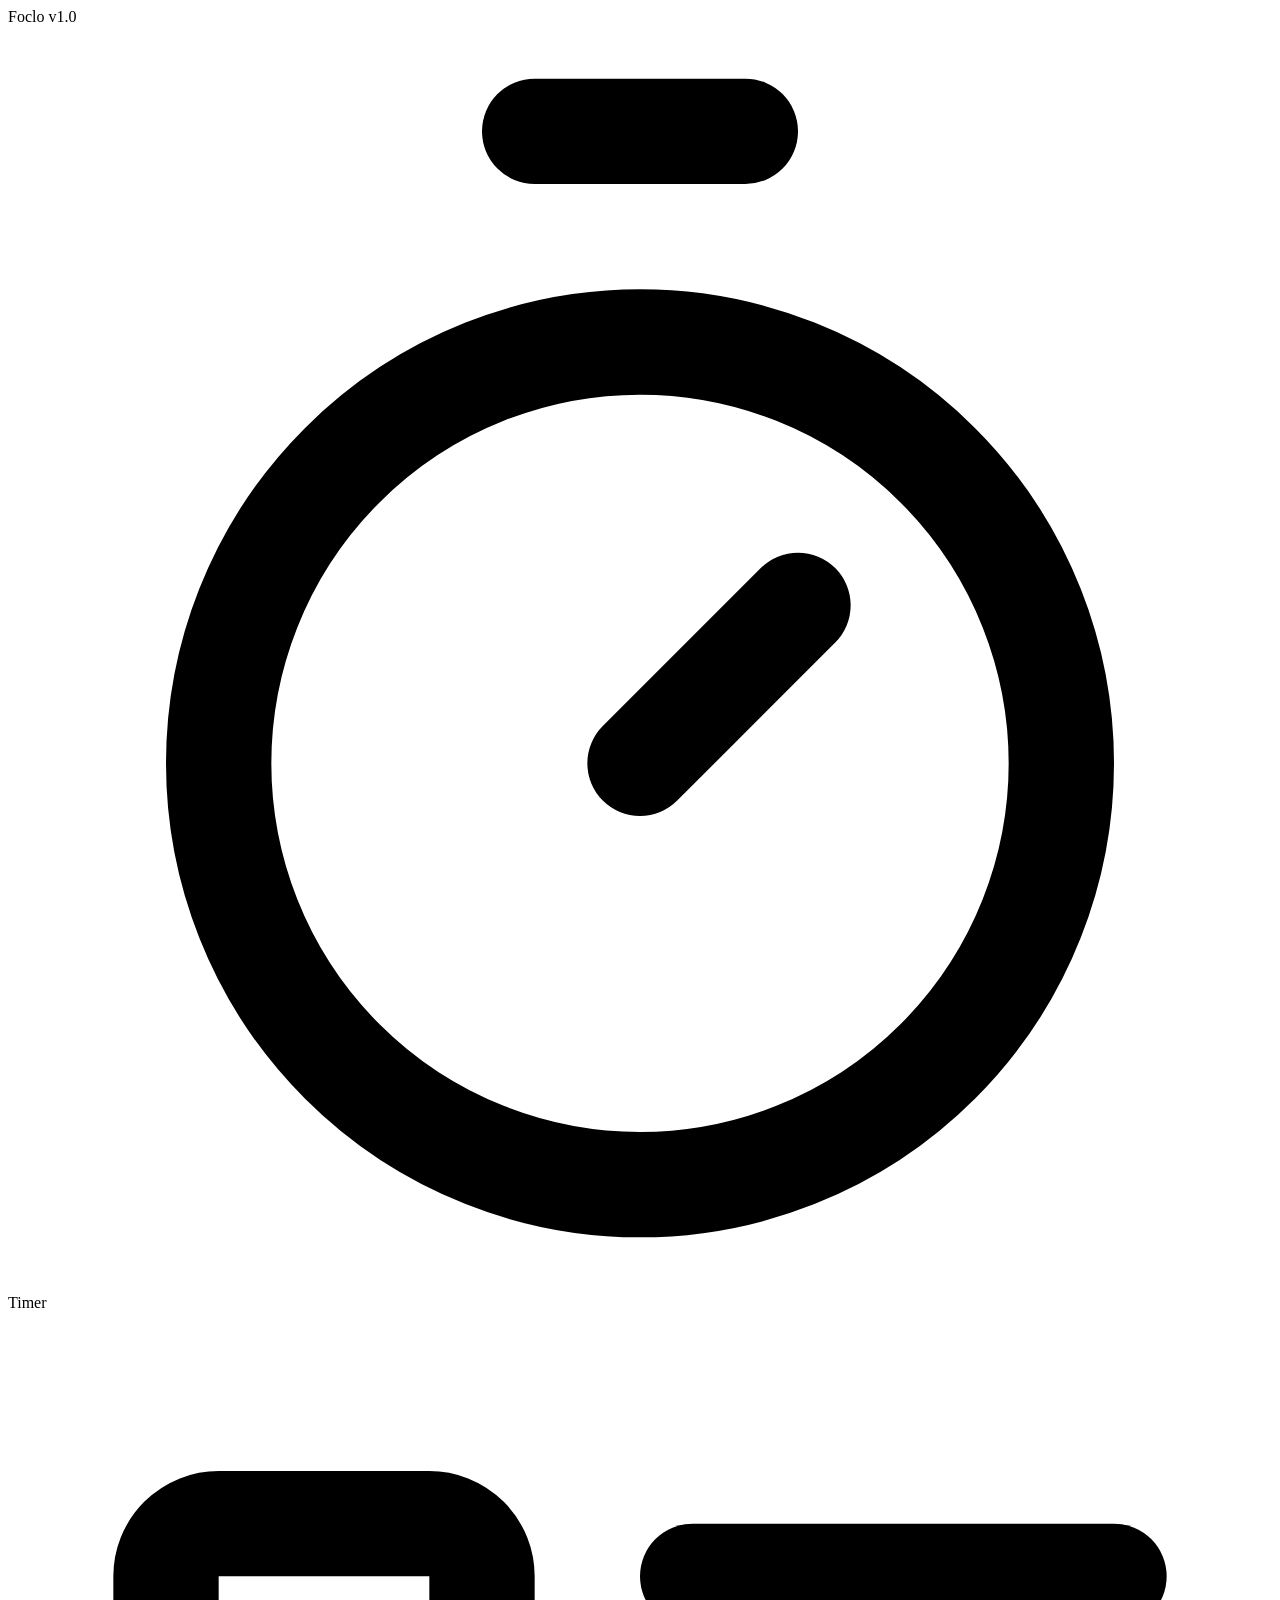
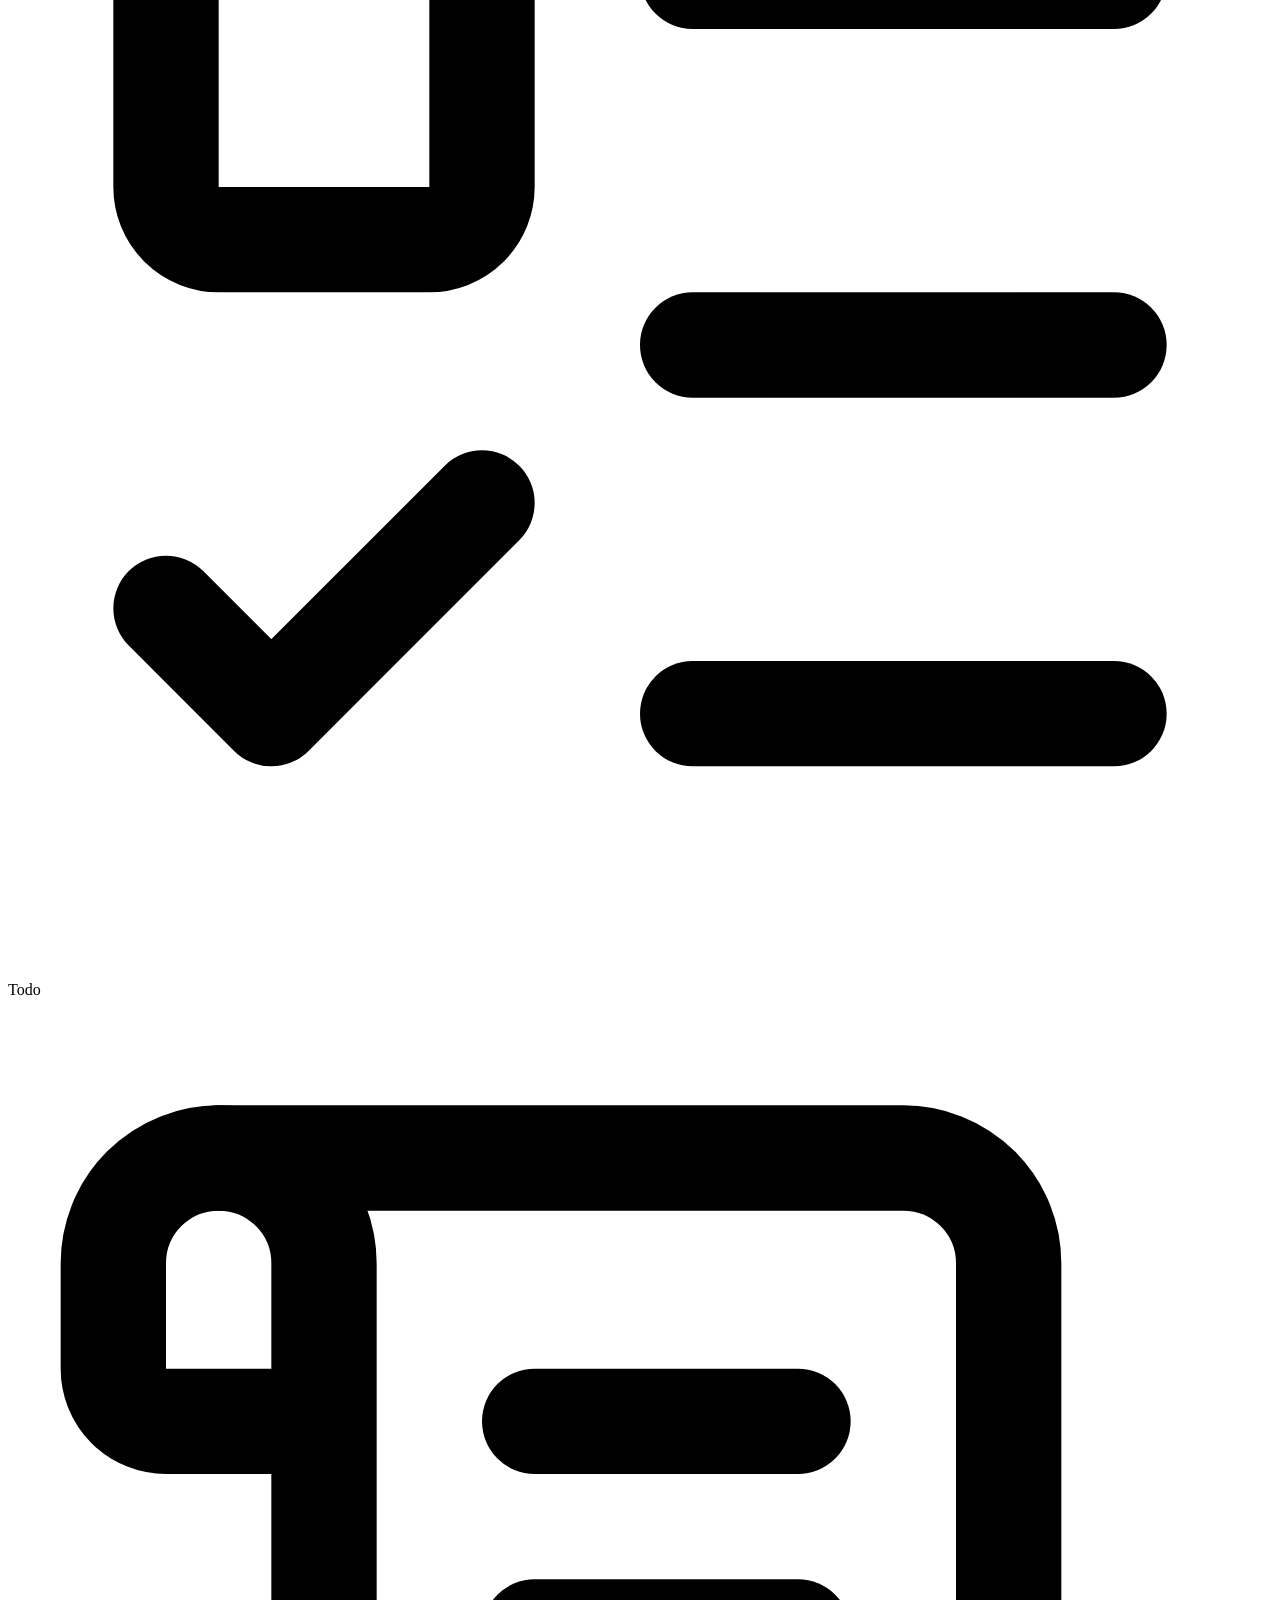
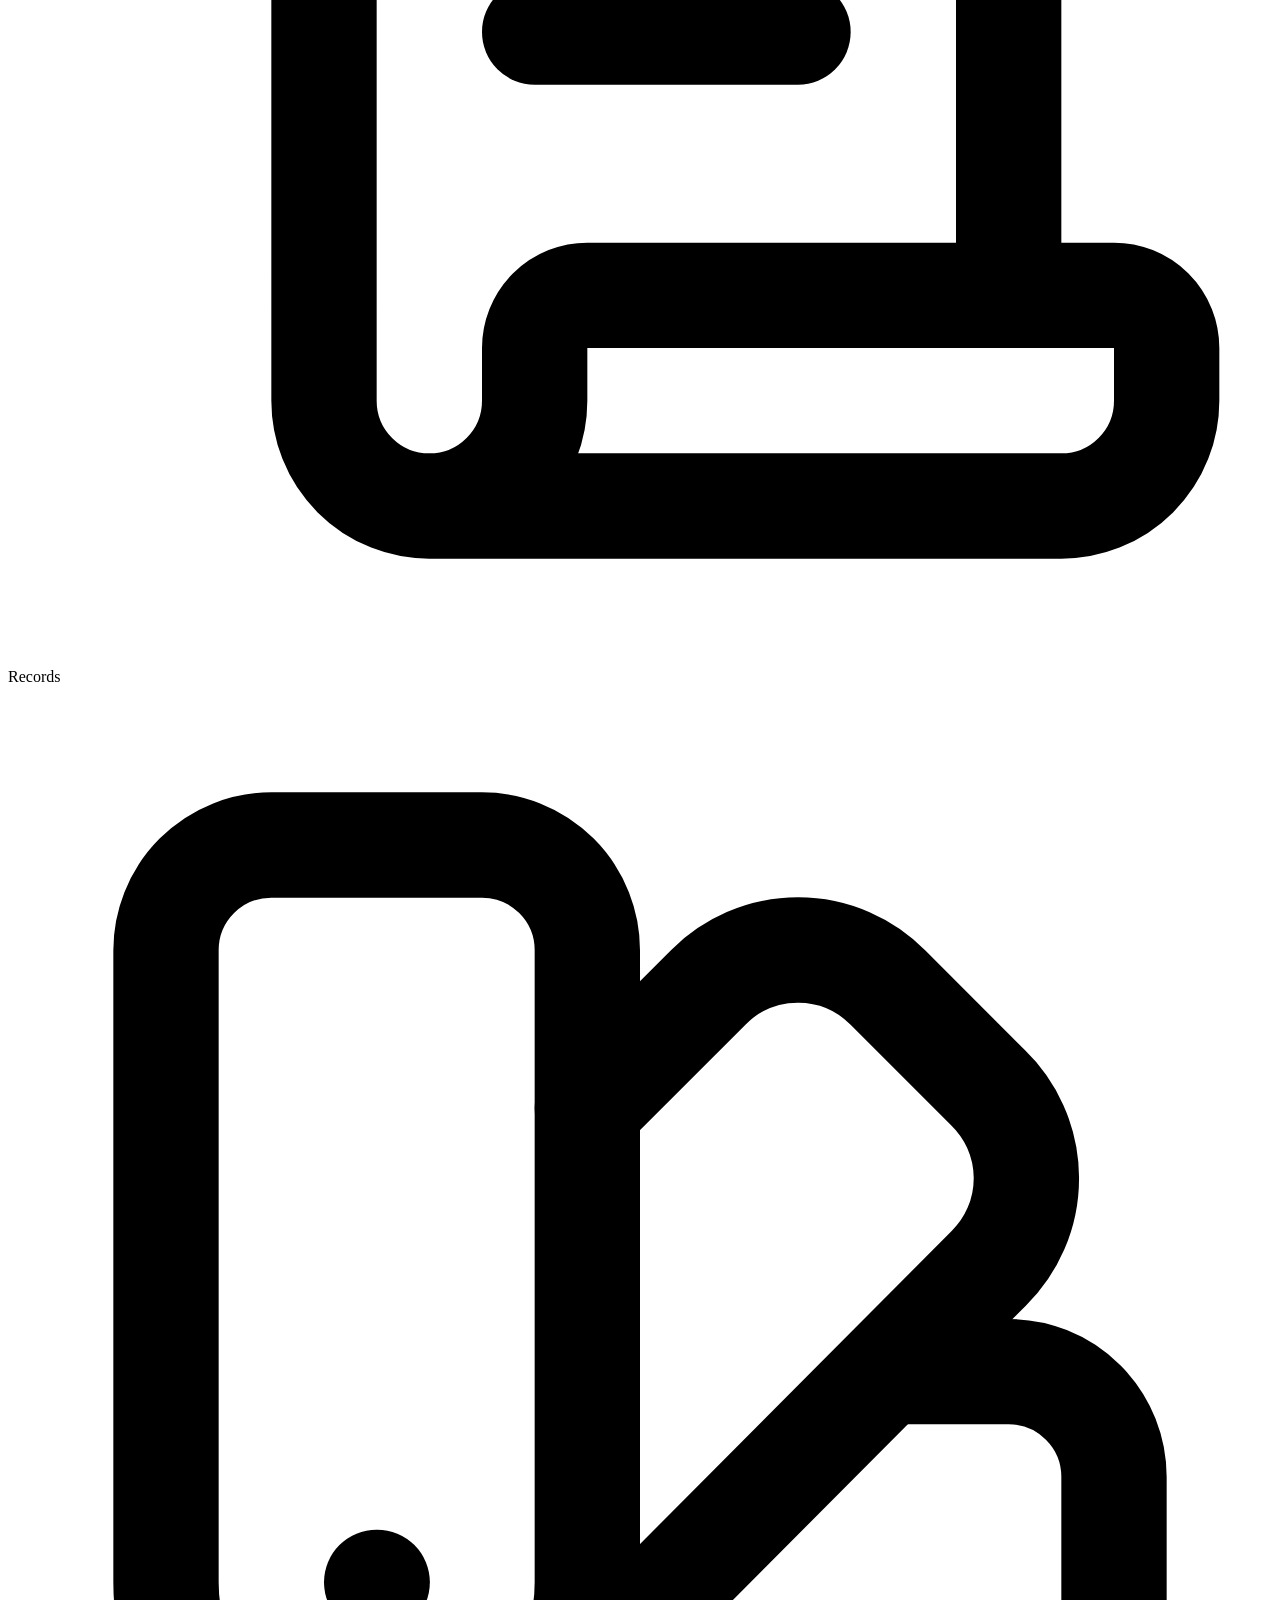
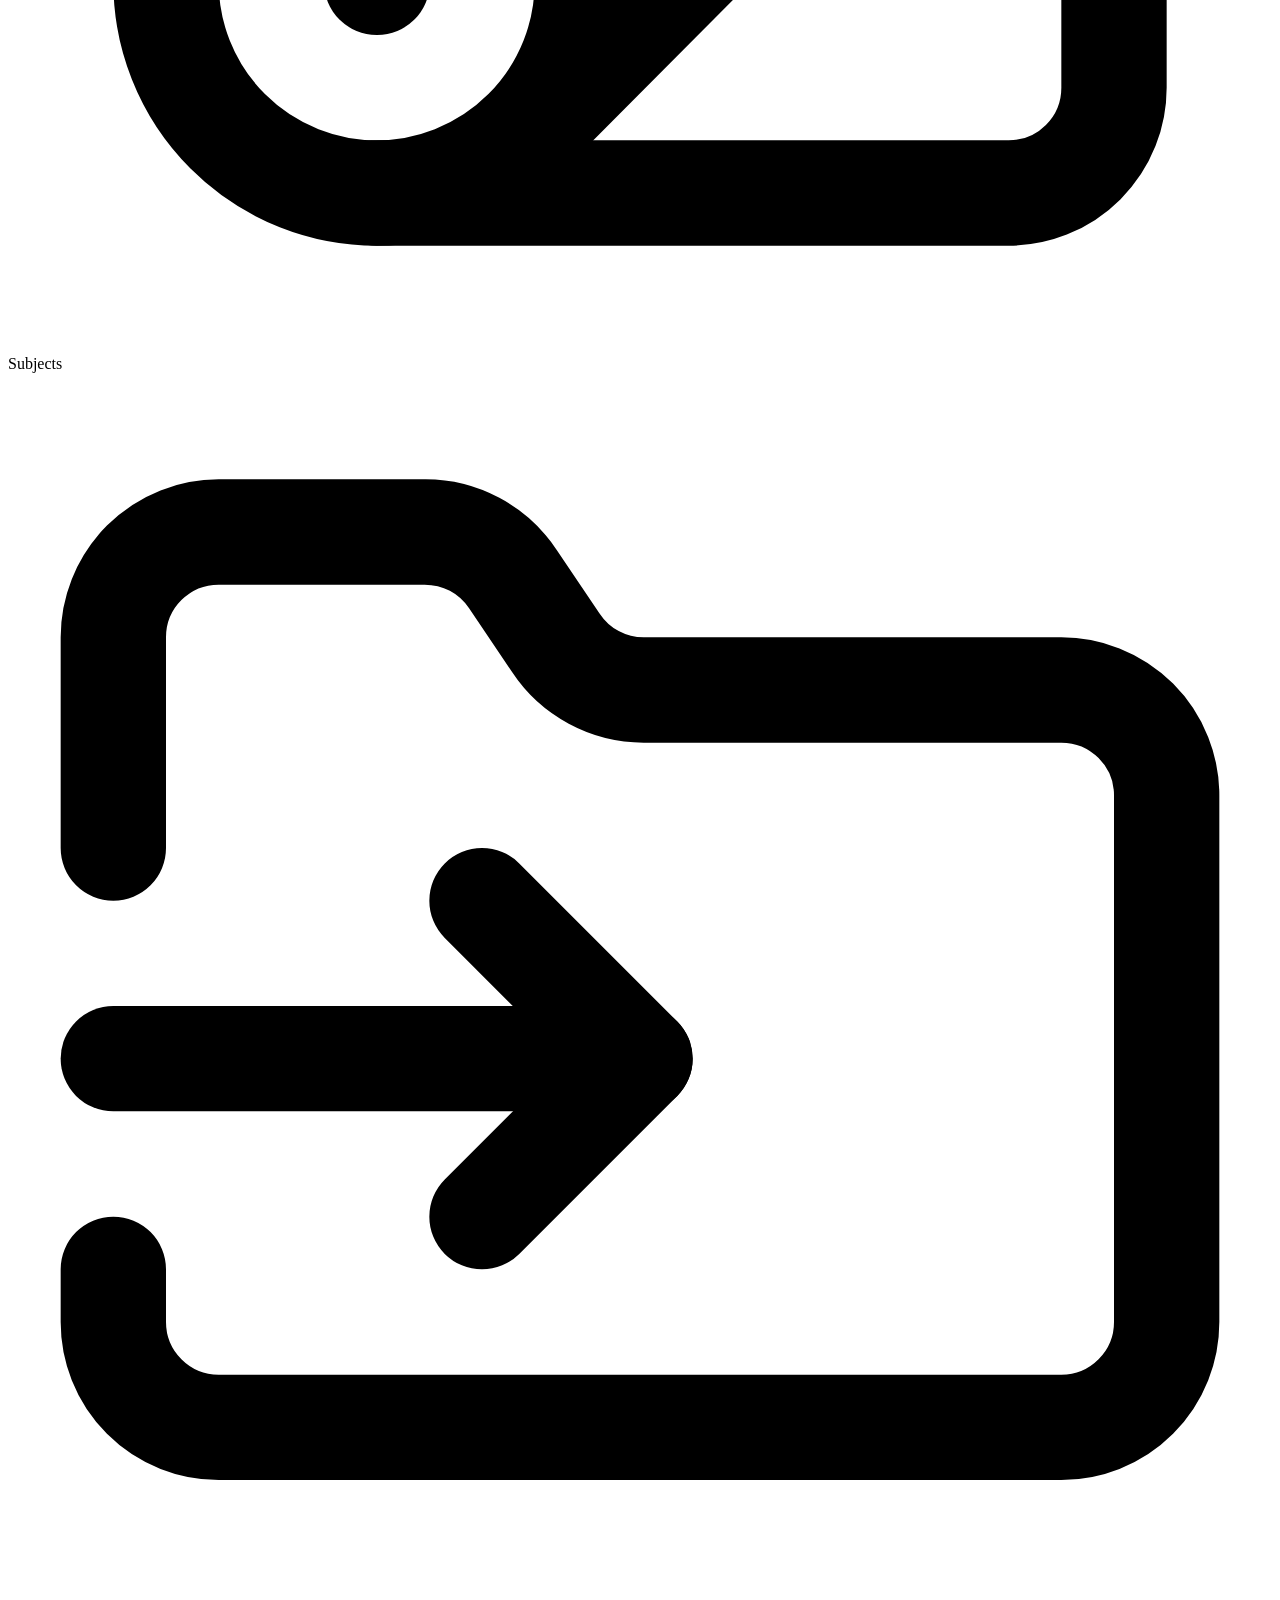
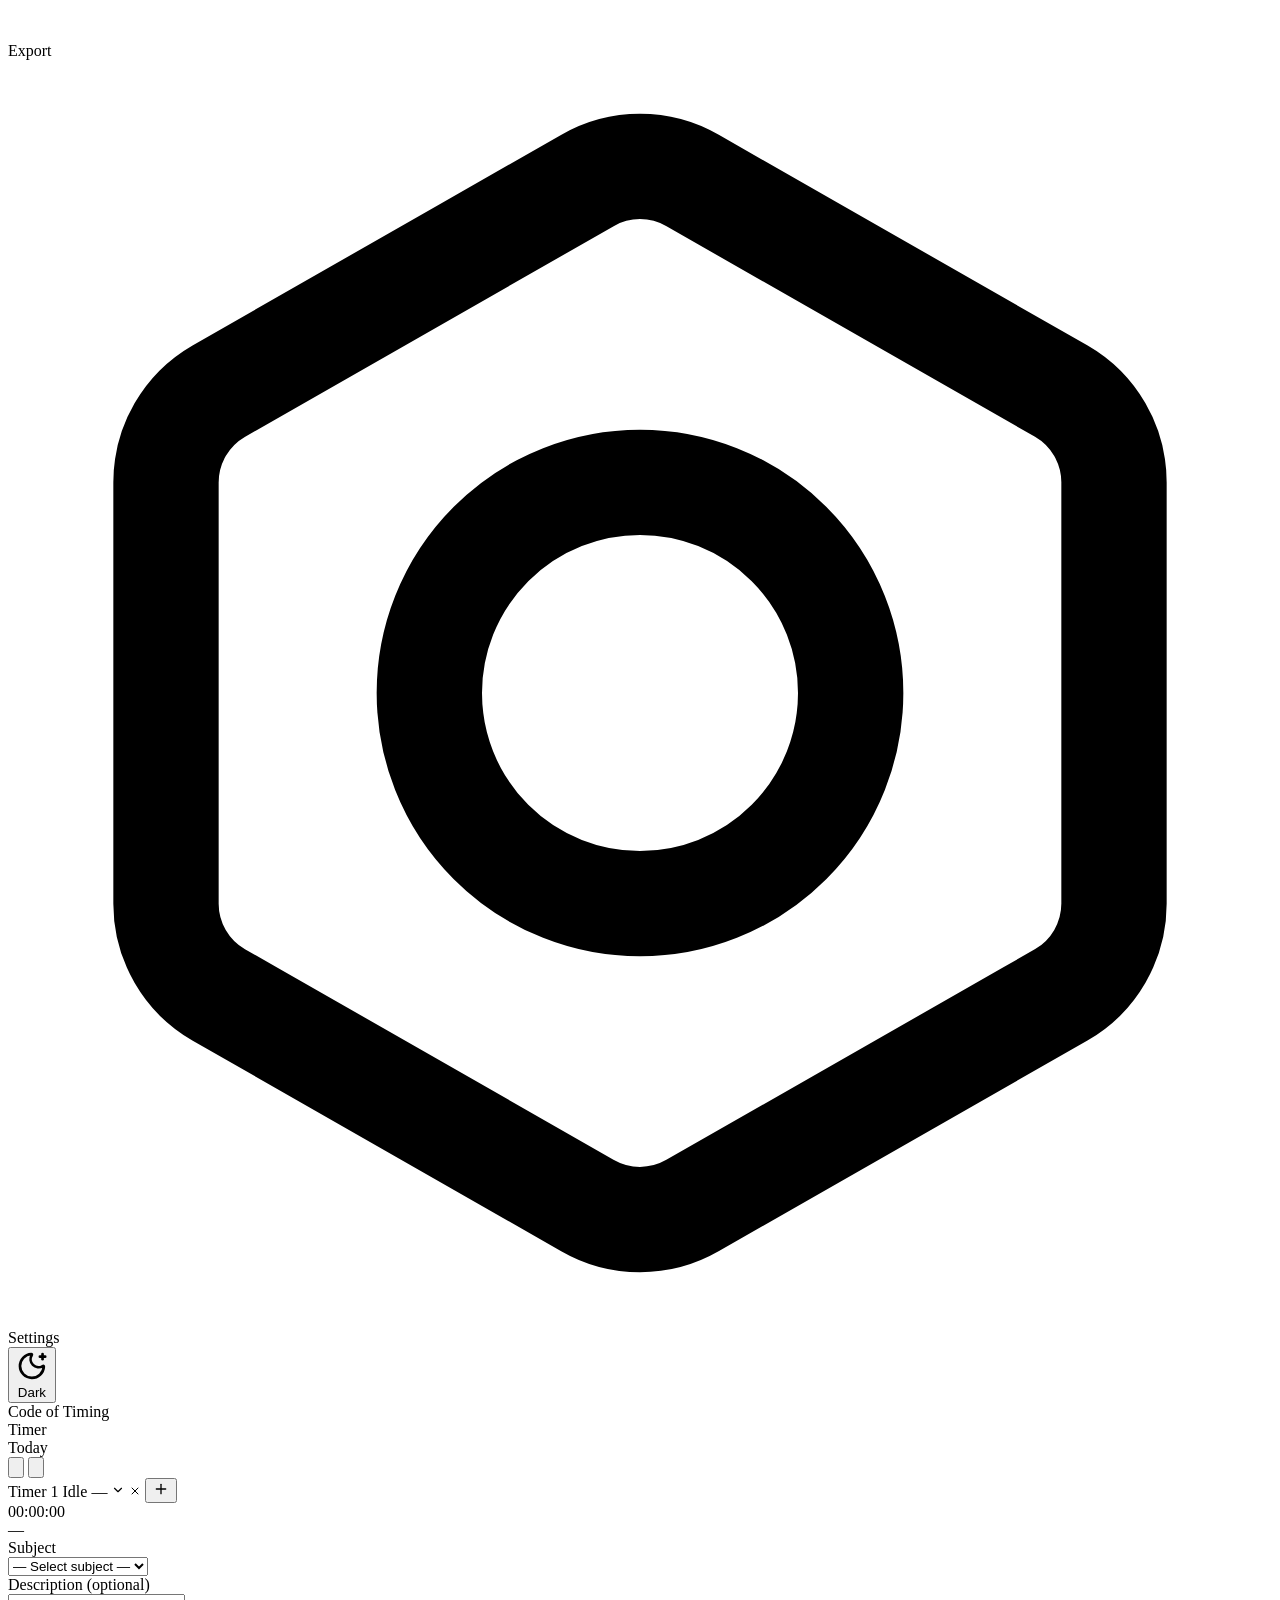
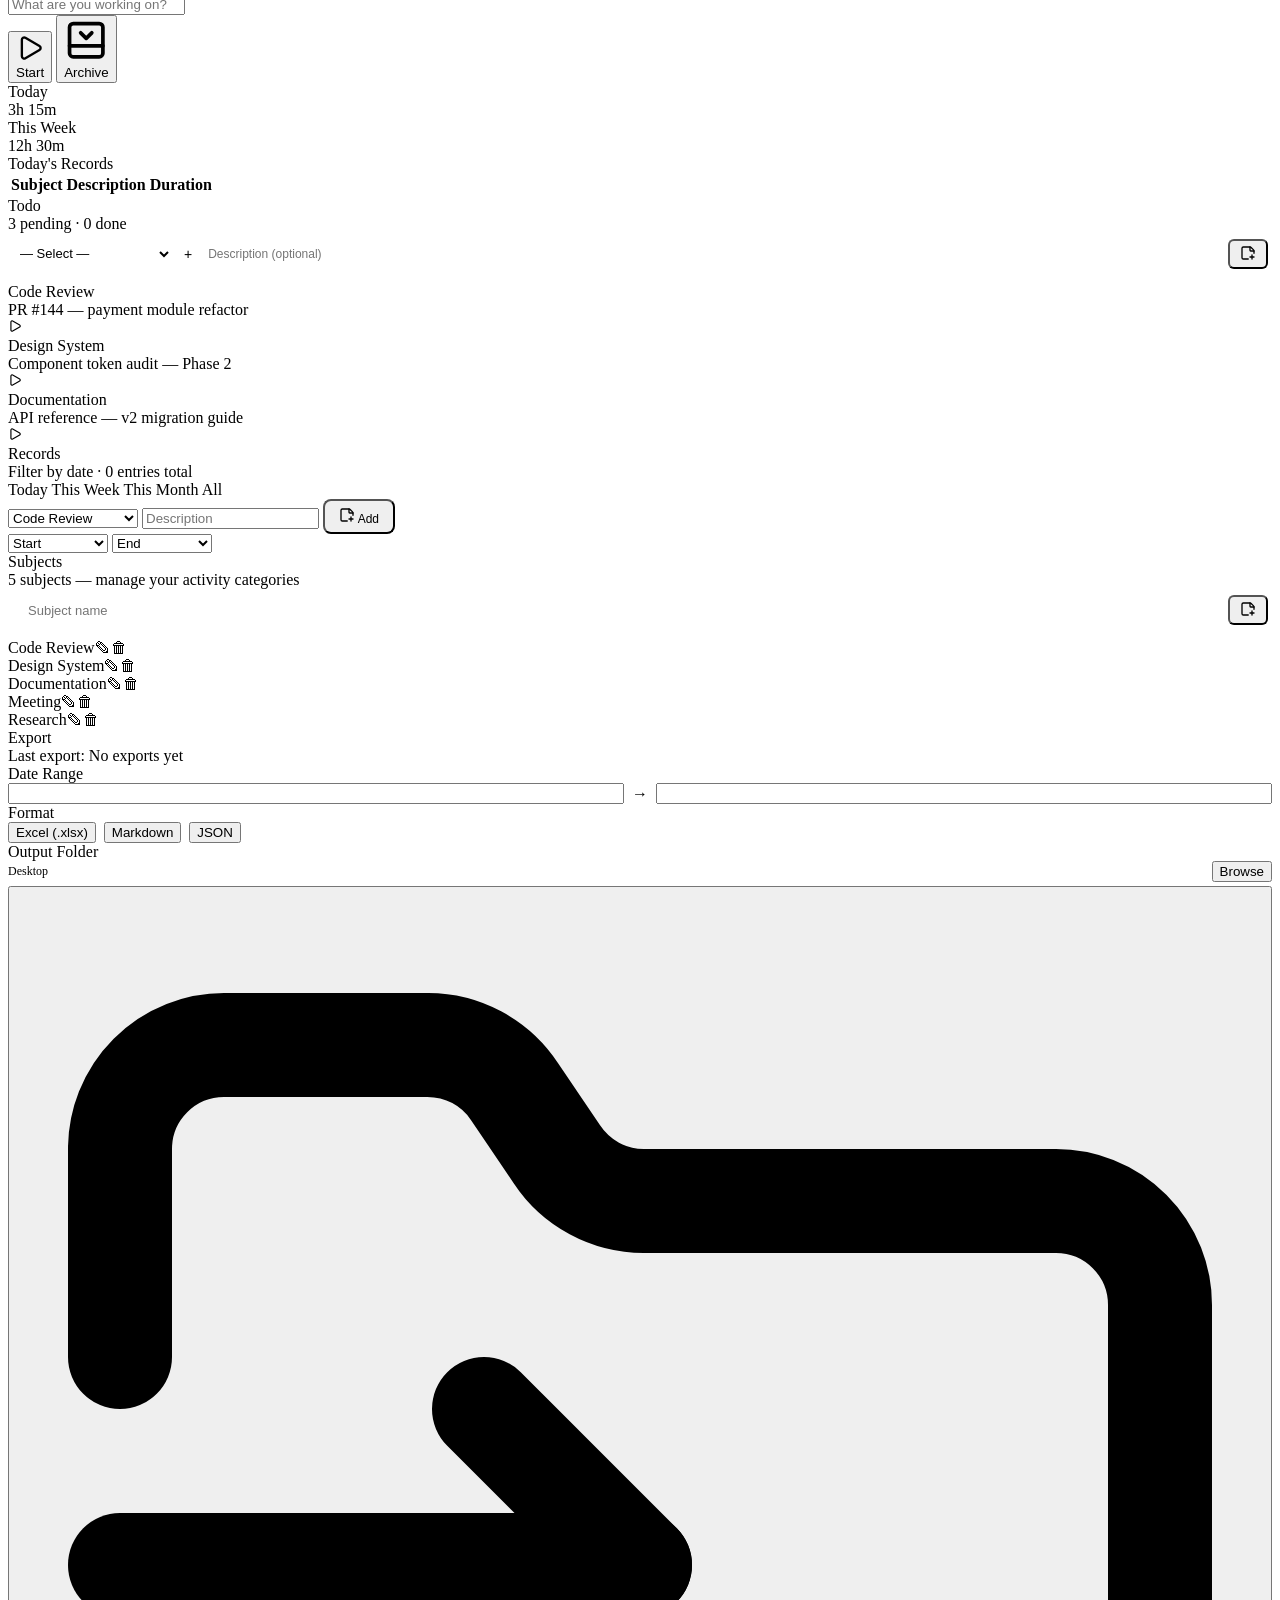
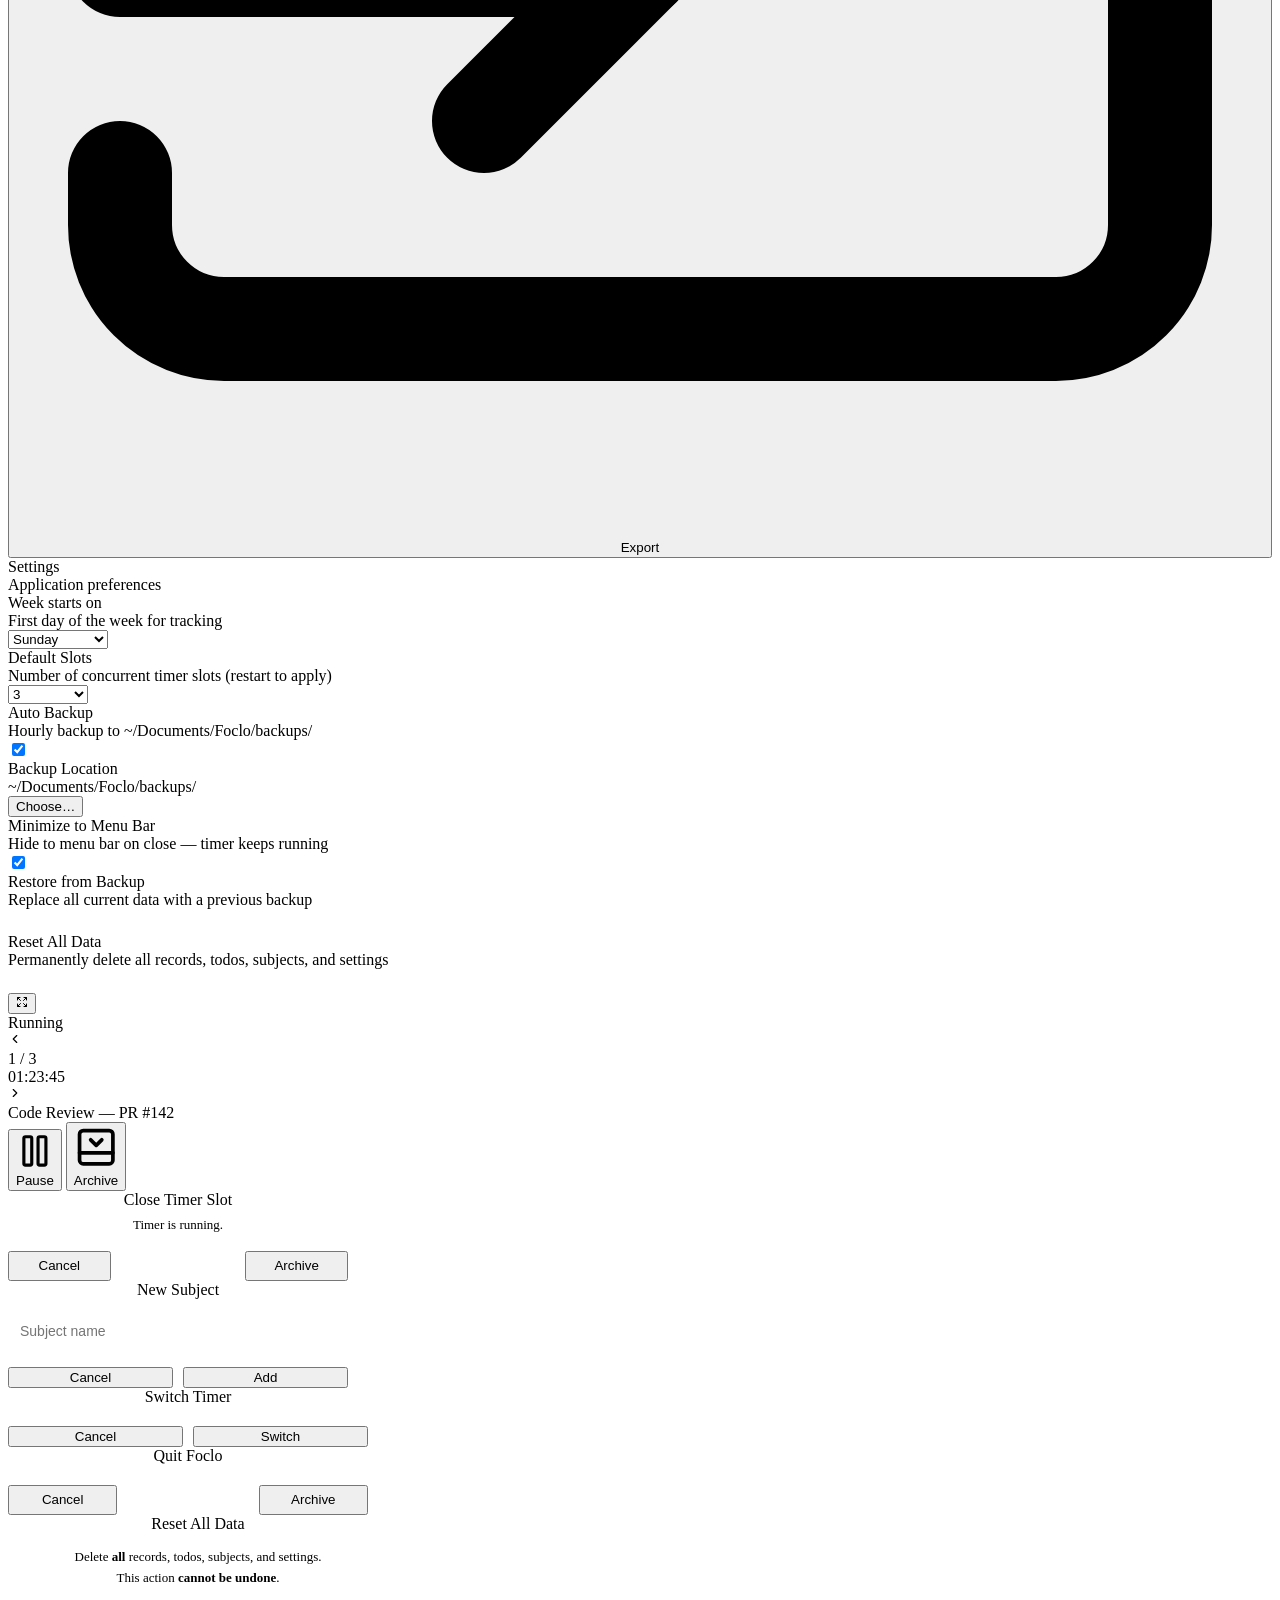
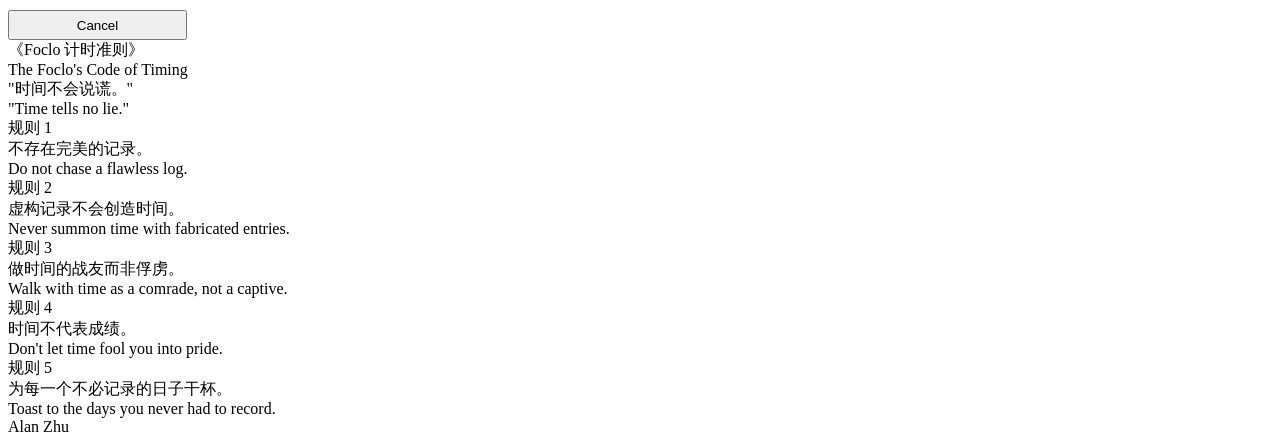
<file: ui/index.html>
<!DOCTYPE html>
<html lang="zh-CN">
<head>
<meta charset="UTF-8">
<meta name="viewport" content="width=device-width, initial-scale=1.0">
<title>Foclo · Liquid Glass (760×620)</title>
<!-- INLINE_CSS -->
</head>
<body>
<div class="window">
  <div class="prototype" id="prototype" style="position:relative;">

    <!-- Sidebar -->
    <aside class="sidebar">
      <div class="sidebar-brand">Foclo <span class="sidebar-version">v1.0</span></div>
      <nav style="display:flex;flex-direction:column;gap:1px;flex:1;">
        <div class="nav-item active" data-page="timer">
          <svg class="nav-icon-svg" viewBox="0 0 24 24" fill="none" stroke="currentColor" stroke-width="2" stroke-linecap="round" stroke-linejoin="round"><line x1="10" x2="14" y1="2" y2="2"/><line x1="12" x2="15" y1="14" y2="11"/><circle cx="12" cy="14" r="8"/></svg>
          <span>Timer</span></div>
        <div class="nav-item" data-page="todo">
          <svg class="nav-icon-svg" viewBox="0 0 24 24" fill="none" stroke="currentColor" stroke-width="2" stroke-linecap="round" stroke-linejoin="round"><path d="M13 5h8"/><path d="M13 12h8"/><path d="M13 19h8"/><path d="m3 17 2 2 4-4"/><rect x="3" y="4" width="6" height="6" rx="1"/></svg>
          <span>Todo</span></div>
        <div class="nav-item" data-page="records">
          <svg class="nav-icon-svg" viewBox="0 0 24 24" fill="none" stroke="currentColor" stroke-width="2" stroke-linecap="round" stroke-linejoin="round"><path d="M15 12h-5"/><path d="M15 8h-5"/><path d="M19 17V5a2 2 0 0 0-2-2H4"/><path d="M8 21h12a2 2 0 0 0 2-2v-1a1 1 0 0 0-1-1H11a1 1 0 0 0-1 1v1a2 2 0 1 1-4 0V5a2 2 0 1 0-4 0v2a1 1 0 0 0 1 1h3"/></svg>
          <span>Records</span></div>
        <div class="nav-item" data-page="subjects">
          <svg class="nav-icon-svg" viewBox="0 0 24 24" fill="none" stroke="currentColor" stroke-width="2" stroke-linecap="round" stroke-linejoin="round"><path d="M11 17a4 4 0 0 1-8 0V5a2 2 0 0 1 2-2h4a2 2 0 0 1 2 2Z"/><path d="M16.7 13H19a2 2 0 0 1 2 2v4a2 2 0 0 1-2 2H7"/><path d="M 7 17h.01"/><path d="m11 8 2.3-2.3a2.4 2.4 0 0 1 3.404.004L18.6 7.6a2.4 2.4 0 0 1 .026 3.434L9.9 19.8"/></svg>
          <span>Subjects</span></div>
        <div class="nav-item" data-page="export">
          <svg class="nav-icon-svg" viewBox="0 0 24 24" fill="none" stroke="currentColor" stroke-width="2" stroke-linecap="round" stroke-linejoin="round"><path d="M2 9V5a2 2 0 0 1 2-2h3.9a2 2 0 0 1 1.69.9l.81 1.2a2 2 0 0 0 1.67.9H20a2 2 0 0 1 2 2v10a2 2 0 0 1-2 2H4a2 2 0 0 1-2-2v-1"/><path d="M2 13h10"/><path d="m9 16 3-3-3-3"/></svg>
          <span>Export</span></div>
        <div class="nav-item" data-page="settings">
          <svg class="nav-icon-svg" viewBox="0 0 24 24" fill="none" stroke="currentColor" stroke-width="2" stroke-linecap="round" stroke-linejoin="round"><path d="M21 16V8a2 2 0 0 0-1-1.73l-7-4a2 2 0 0 0-2 0l-7 4A2 2 0 0 0 3 8v8a2 2 0 0 0 1 1.73l7 4a2 2 0 0 0 2 0l7-4A2 2 0 0 0 21 16z"/><circle cx="12" cy="12" r="4"/></svg>
          <span>Settings</span></div>
      </nav>
      <div class="sidebar-footer">
        <button class="theme-toggle" id="darkToggle"><svg class="nav-icon-svg" viewBox="0 0 24 24" fill="none" stroke="currentColor" stroke-width="2" stroke-linecap="round" stroke-linejoin="round"><path d="M18 5h4"/><path d="M20 3v4"/><path d="M20.985 12.486a9 9 0 1 1-9.473-9.472c.405-.022.617.46.402.803a6 6 0 0 0 8.268 8.268c.344-.215.825-.004.803.401"/></svg> Dark</button>
        <div class="sidebar-tagline easter-egg-trigger" id="easterEggTrigger">Code of Timing</div>
      </div>
    </aside>

    <!-- Content -->
    <main class="content">
      <div class="page active" id="page-timer">
      <div class="page-header">
        <div>
          <div class="page-title">Timer</div>
          <div class="page-sub">Today</div>
        </div>
        <div class="header-actions">
          <button class="btn btn-secondary btn-sm" id="compactBtn" title="Compact mode"><svg class="btn-icon" viewBox="0 0 24 24" fill="none" stroke="currentColor" stroke-width="2" stroke-linecap="round" stroke-linejoin="round"><path d="m15 15 6 6m-6-6v4.8m0-4.8h4.8"/><path d="M9 19.8V15m0 0H4.2M9 15l-6 6"/><path d="M15 4.2V9m0 0h4.8M15 9l6-6"/><path d="M9 4.2V9m0 0H4.2M9 9 3 3"/></svg></button>
          <button class="btn btn-secondary btn-sm btn-close" id="closeBtn" title="Close"><svg class="btn-icon" viewBox="0 0 24 24" fill="none" stroke="currentColor" stroke-width="2" stroke-linecap="round" stroke-linejoin="round"><rect width="18" height="18" x="3" y="3" rx="2" ry="2"/><path d="m15 9-6 6"/><path d="m9 9 6 6"/></svg></button>
        </div>
      </div>

      <div class="card">
        <div class="slot-header">
          <span class="slot-label">Timer 1</span>
          <span class="badge idle"><span class="dot"></span> Idle</span>
          <span class="slot-subject">—</span>
          <span style="color:var(--muted);cursor:pointer;font-size:13px;"><svg style="width:14px;height:14px" viewBox="0 0 24 24" fill="none" stroke="currentColor" stroke-width="2" stroke-linecap="round" stroke-linejoin="round"><path d="m6 9 6 6 6-6"/></svg></span>
          <span style="color:var(--muted);cursor:pointer;font-size:11px;"><svg style="width:12px;height:12px" viewBox="0 0 24 24" fill="none" stroke="currentColor" stroke-width="2" stroke-linecap="round" stroke-linejoin="round"><path d="M18 6 6 18"/><path d="m6 6 12 12"/></svg></span>
          <button class="add-slot-btn" title="Add timer slot (max 5)"><svg style="width:16px;height:16px" viewBox="0 0 24 24" fill="none" stroke="currentColor" stroke-width="2" stroke-linecap="round" stroke-linejoin="round"><path d="M5 12h14"/><path d="M12 5v14"/></svg></button>
        </div>
        <div class="timer-clock">00:00:00</div>
        <div class="timer-subject-line">—</div>
        <div class="form-row"><div class="form-label">Subject</div><div class="select-wrapper"><select class="form-select"><option>— Select subject —</option></select></div></div>
        <div class="form-row"><div class="form-label">Description (optional)</div><input class="form-input" placeholder="What are you working on?"></div>
        <div class="btn-row">
          <button class="btn btn-primary" style="flex:1;"><svg class="btn-icon" viewBox="0 0 24 24" fill="none" stroke="currentColor" stroke-width="2" stroke-linecap="round" stroke-linejoin="round"><path d="M5 5a2 2 0 0 1 3.008-1.728l11.997 6.998a2 2 0 0 1 .003 3.458l-12 7A2 2 0 0 1 5 19z"/></svg>Start</button>
          <button class="btn btn-secondary" style="flex:1;"><svg class="btn-icon" viewBox="0 0 24 24" fill="none" stroke="currentColor" stroke-width="2" stroke-linecap="round" stroke-linejoin="round"><rect width="18" height="18" x="3" y="3" rx="2"/><path d="M3 15h18"/><path d="m15 8-3 3-3-3"/></svg>Archive</button>
        </div>
      </div>

      <div class="tile-row">
        <div class="tile"><div class="tile-label">Today</div><div class="tile-value">3h 15m</div></div>
        <div class="tile"><div class="tile-label">This Week</div><div class="tile-value accent">12h 30m</div></div>
      </div>

      <div class="card" style="margin-bottom:0;">
        <div class="records-header">Today's Records</div>
        <div style="max-height:200px; overflow-y:auto;">
        <table class="records-table">
          <thead><tr><th>Subject</th><th>Description</th><th style="text-align:right">Duration</th><th style="width:60px"></th></tr></thead>
          <tbody>
          </tbody>
        </table>
        </div>
      </div>
      </div>

      <div class="page" id="page-todo">
        <div class="page-header">
          <div>
            <div class="page-title">Todo</div>
            <div class="page-sub">3 pending · 0 done</div>
          </div>
        </div>

        <!-- Inline add — subject + description -->
        <div style="display:flex;align-items:center;gap:6px;padding:6px 4px;margin-bottom:8px;border-bottom:1px solid var(--border);">
          <select id="todoSubject" style="flex:1;background:transparent;border:none;padding:6px 4px;font-size:13px;color:var(--text);outline:none;border-bottom:1px solid transparent;max-width:160px;" onkeydown="if(event.key==='Enter')addTodo()"><option value="">— Select —</option></select>
          <button onclick="quickAddSubject()" title="Add subject" style="background:none;border:none;color:var(--muted);cursor:pointer;font-size:14px;padding:4px 6px;line-height:1;">+</button>
          <input id="todoDesc" placeholder="Description (optional)" style="flex:2;background:transparent;border:none;padding:6px 4px;font-size:12px;color:var(--text2);outline:none;border-bottom:1px solid transparent;" onfocus="this.style.borderBottomColor='var(--accent)'" onblur="this.style.borderBottomColor='transparent'" onkeydown="if(event.key==='Enter')addTodo()">
          <button class="btn btn-primary btn-sm" onclick="addTodo()" style="padding:4px 10px;font-size:11px;border-radius:6px;"><svg xmlns="http://www.w3.org/2000/svg" width="16" height="16" viewBox="0 0 24 24" fill="none" stroke="currentColor" stroke-width="2" stroke-linecap="round" stroke-linejoin="round"><path d="M15 3v5a1 1 0 0 0 1 1h5"/><path d="M18 15v6"/><path d="M21 12.356V9a2.4 2.4 0 0 0-.706-1.706l-3.588-3.588A2.4 2.4 0 0 0 15 3H5a2 2 0 0 0-2 2v14a2 2 0 0 0 2 2h7.355"/><path d="M21 18h-6"/></svg></button>
        </div>

        <div class="todo-list">
          <div class="todo-item" data-id="0">
            <div class="todo-checkbox" onclick="toggleTodo(this)"></div>
            <div class="todo-item-info">
              <div class="todo-item-subject">Code Review</div>
              <div class="todo-item-desc">PR #144 — payment module refactor</div>
            </div>
            <span class="todo-start-btn" onclick="startTodoTimer(this)" title="Start timer"><svg style="width:14px;height:14px" viewBox="0 0 24 24" fill="none" stroke="currentColor" stroke-width="2" stroke-linecap="round" stroke-linejoin="round"><path d="M5 5a2 2 0 0 1 3.008-1.728l11.997 6.998a2 2 0 0 1 .003 3.458l-12 7A2 2 0 0 1 5 19z"/></svg></span>
          </div>
          <div class="todo-item" data-id="0">
            <div class="todo-checkbox" onclick="toggleTodo(this)"></div>
            <div class="todo-item-info">
              <div class="todo-item-subject">Design System</div>
              <div class="todo-item-desc">Component token audit — Phase 2</div>
            </div>
            <span class="todo-start-btn" onclick="startTodoTimer(this)" title="Start timer"><svg style="width:14px;height:14px" viewBox="0 0 24 24" fill="none" stroke="currentColor" stroke-width="2" stroke-linecap="round" stroke-linejoin="round"><path d="M5 5a2 2 0 0 1 3.008-1.728l11.997 6.998a2 2 0 0 1 .003 3.458l-12 7A2 2 0 0 1 5 19z"/></svg></span>
          </div>
          <div class="todo-item" data-id="0">
            <div class="todo-checkbox" onclick="toggleTodo(this)"></div>
            <div class="todo-item-info">
              <div class="todo-item-subject">Documentation</div>
              <div class="todo-item-desc">API reference — v2 migration guide</div>
            </div>
            <span class="todo-start-btn" onclick="startTodoTimer(this)" title="Start timer"><svg style="width:14px;height:14px" viewBox="0 0 24 24" fill="none" stroke="currentColor" stroke-width="2" stroke-linecap="round" stroke-linejoin="round"><path d="M5 5a2 2 0 0 1 3.008-1.728l11.997 6.998a2 2 0 0 1 .003 3.458l-12 7A2 2 0 0 1 5 19z"/></svg></span>
          </div>
        </div>
      </div>

      <!-- ═══ Records ═══ -->
      <div class="page" id="page-records">
        <div class="page-header">
          <div>
            <div class="page-title">Records</div>
            <div class="page-sub">Filter by date · <span id="recordsCount">0</span> entries total</div>
          </div>
          <div class="filter-chips">
            <span class="chip active" onclick="setRecordsFilter('Today')">Today</span>
            <span class="chip" onclick="setRecordsFilter('Week')">This Week</span>
            <span class="chip" onclick="setRecordsFilter('Month')">This Month</span>
            <span class="chip" onclick="setRecordsFilter('All')">All</span>
          </div>
        </div>
        <!-- Inline add form — two-row layout -->
        <div class="records-add-row" id="recordsAddRow">
          <div class="records-add-row-top">
            <select class="records-add-subject form-select" style="width:130px;">
              <option>Code Review</option><option>Design System</option><option>Documentation</option><option>Meeting</option><option>Research</option>
            </select>
            <input type="text" class="records-add-desc form-input" placeholder="Description">
            <button class="btn btn-primary btn-sm" onclick="addRecord()" style="padding:6px 14px;font-size:12px;border-radius:8px;"><svg xmlns="http://www.w3.org/2000/svg" width="16" height="16" viewBox="0 0 24 24" fill="none" stroke="currentColor" stroke-width="2" stroke-linecap="round" stroke-linejoin="round"><path d="M15 3v5a1 1 0 0 0 1 1h5"/><path d="M18 15v6"/><path d="M21 12.356V9a2.4 2.4 0 0 0-.706-1.706l-3.588-3.588A2.4 2.4 0 0 0 15 3H5a2 2 0 0 0-2 2v14a2 2 0 0 0 2 2h7.355"/><path d="M21 18h-6"/></svg> Add</button>
          </div>
          <div class="records-add-row-bottom">
            <input type="date" id="recordsDateField" class="form-input" style="width:130px;display:none;">
            <select class="records-add-start form-select" style="width:100px;"><option value="">Start</option></select>
            <select class="records-add-end form-select" style="width:100px;"><option value="">End</option></select>
          </div>
        </div>
        <!-- Gallery waterfall cards -->
        <div class="gallery-view" id="galleryView"></div>
      </div>

      <!-- ═══ Subjects ═══ -->
      <div class="page" id="page-subjects">
        <div class="page-header">
          <div>
            <div class="page-title">Subjects</div>
            <div class="page-sub">5 subjects — manage your activity categories</div>
          </div>
        </div>
        <!-- Inline add row -->
        <div style="display:flex;align-items:center;gap:8px;padding:6px 4px;margin-bottom:8px;border-bottom:1px solid var(--border);">
          <span class="subject-dot" style="background:#5E6AD2;cursor:pointer;" onclick="const colors=['#5E6AD2','#D97A52','#2DA44E','#7B85E8','#CC5544','#E5A837','#6B7DB3','#9B59B6'];const i=parseInt(prompt('Pick color 0-7:','0'));if(i>=0&&i<8)this.style.background=colors[i]"></span>
          <input class="form-input" placeholder="Subject name" style="flex:1;border:none;background:transparent;padding:6px 8px;font-size:13px;" onkeydown="if(event.key==='Enter')addSubject()">
          <button class="btn btn-primary btn-sm" onclick="addSubject()" style="padding:4px 10px;font-size:11px;border-radius:6px;"><svg xmlns="http://www.w3.org/2000/svg" width="16" height="16" viewBox="0 0 24 24" fill="none" stroke="currentColor" stroke-width="2" stroke-linecap="round" stroke-linejoin="round"><path d="M15 3v5a1 1 0 0 0 1 1h5"/><path d="M18 15v6"/><path d="M21 12.356V9a2.4 2.4 0 0 0-.706-1.706l-3.588-3.588A2.4 2.4 0 0 0 15 3H5a2 2 0 0 0-2 2v14a2 2 0 0 0 2 2h7.355"/><path d="M21 18h-6"/></svg></button>
        </div>
        <div class="subjects-list">
          <div class="subject-row"><span class="subject-dot" style="background:#5E6AD2;"></span><span class="subject-name">Code Review</span><span class="subject-actions"><span class="act" onclick="editSubject(this)">✎</span><span class="act" onclick="delSubject(this)">🗑</span></span></div>
          <div class="subject-row"><span class="subject-dot" style="background:#34C98B;"></span><span class="subject-name">Design System</span><span class="subject-actions"><span class="act" onclick="editSubject(this)">✎</span><span class="act" onclick="delSubject(this)">🗑</span></span></div>
          <div class="subject-row"><span class="subject-dot" style="background:#F0B73F;"></span><span class="subject-name">Documentation</span><span class="subject-actions"><span class="act" onclick="editSubject(this)">✎</span><span class="act" onclick="delSubject(this)">🗑</span></span></div>
          <div class="subject-row"><span class="subject-dot" style="background:#4DA6FF;"></span><span class="subject-name">Meeting</span><span class="subject-actions"><span class="act" onclick="editSubject(this)">✎</span><span class="act" onclick="delSubject(this)">🗑</span></span></div>
          <div class="subject-row"><span class="subject-dot" style="background:#D64430;"></span><span class="subject-name">Research</span><span class="subject-actions"><span class="act" onclick="editSubject(this)">✎</span><span class="act" onclick="delSubject(this)">🗑</span></span></div>
        </div>
      </div>

      <!-- ═══ Export ═══ -->
      <div class="page" id="page-export">
        <div class="page-header">
          <div>
            <div class="page-title">Export</div>
            <div class="page-sub">Last export: No exports yet</div>
          </div>
        </div>
        <div class="card">
          <div class="form-row"><div class="form-label">Date Range</div><div style="display:flex;gap:8px;"><input id="export-start" class="form-input" style="flex:1;"><span style="color:var(--muted);align-self:center;">→</span><input id="export-end" class="form-input" style="flex:1;"></div></div>
          <div class="form-row"><div class="form-label">Format</div><div style="display:flex;gap:8px;" id="export-format-group"><button class="btn btn-secondary active" data-format="xlsx">Excel (.xlsx)</button><button class="btn btn-secondary" data-format="md">Markdown</button><button class="btn btn-secondary" data-format="json">JSON</button></div></div>
          <div class="form-row"><div class="form-label">Output Folder</div><div style="display:flex;gap:8px;align-items:center;"><span id="export-path" style="flex:1;font-size:12px;color:var(--muted);white-space:nowrap;overflow:hidden;text-overflow:ellipsis;">Desktop</span><button class="btn btn-secondary btn-sm" id="export-browse-btn" style="flex-shrink:0;">Browse</button></div></div>
          <button class="btn btn-primary" style="width:100%;margin-top:4px;"><svg class="btn-icon" viewBox="0 0 24 24" fill="none" stroke="currentColor" stroke-width="2" stroke-linecap="round" stroke-linejoin="round"><path d="M2 9V5a2 2 0 0 1 2-2h3.9a2 2 0 0 1 1.69.9l.81 1.2a2 2 0 0 0 1.67.9H20a2 2 0 0 1 2 2v10a2 2 0 0 1-2 2H4a2 2 0 0 1-2-2v-1"/><path d="M2 13h10"/><path d="m9 16 3-3-3-3"/></svg> Export</button>
        </div>
      </div>

      <!-- ═══ Settings ═══ -->
      <div class="page" id="page-settings">
        <div class="page-header">
          <div>
            <div class="page-title">Settings</div>
            <div class="page-sub">Application preferences</div>
          </div>
        </div>
        <div class="settings-list">
          <div class="setting-row">
            <div class="setting-info"><div class="setting-label">Week starts on</div><div class="setting-desc">First day of the week for tracking</div></div>
            <select class="form-select" id="weekStartSelect" style="width:100px;"><option value="sun">Sunday</option><option value="mon">Monday</option></select>
          </div>
          <div class="setting-row">
            <div class="setting-info"><div class="setting-label">Default Slots</div><div class="setting-desc">Number of concurrent timer slots (restart to apply)</div></div>
            <select class="form-select" id="defaultSlotsSelect" style="width:80px;"><option>1</option><option>2</option><option selected>3</option><option>4</option><option>5</option></select>
          </div>
          <div class="setting-row">
            <div class="setting-info"><div class="setting-label">Auto Backup</div><div class="setting-desc" id="backupDesc">Hourly backup to ~/Documents/Foclo/backups/</div></div>
            <label class="toggle"><input type="checkbox" id="autoBackupToggle" checked><span class="toggle-slider"></span></label>
          </div>
          <div class="setting-row">
            <div class="setting-info"><div class="setting-label">Backup Location</div><div class="setting-desc" id="backupPath">~/Documents/Foclo/backups/</div></div>
            <button class="btn btn-secondary btn-sm" id="chooseBackupBtn">Choose…</button>
          </div>
          <div class="setting-row" id="minimizeTrayRow">
            <div class="setting-info"><div class="setting-label">Minimize to Menu Bar</div><div class="setting-desc">Hide to menu bar on close — timer keeps running</div></div>
            <label class="toggle"><input type="checkbox" id="minimizeTrayToggle" checked><span class="toggle-slider"></span></label>
          </div>
          <div class="setting-row" style="border-bottom:none;">
            <div class="setting-info"><div class="setting-label" style="color:var(--danger);">Restore from Backup</div><div class="setting-desc">Replace all current data with a previous backup</div></div>
            <button class="btn btn-sm" style="background:var(--danger);color:#fff;font-weight:600;padding:6px 14px;border-radius:8px;cursor:pointer;border:none;font-size:11px;" id="restoreBackupBtn">Restore…</button>
          </div>
          <div class="setting-row" style="border-bottom:none;">
            <div class="setting-info"><div class="setting-label" style="color:var(--danger);">Reset All Data</div><div class="setting-desc">Permanently delete all records, todos, subjects, and settings</div></div>
            <button class="btn btn-sm" style="background:var(--danger);color:#fff;font-weight:600;padding:6px 14px;border-radius:8px;cursor:pointer;border:none;font-size:11px;" onclick="resetAllData()">Reset</button>
          </div>
        </div>
      </div>
    </main>

    <!-- Compact floating -->
    <div class="compact-panel" id="compactPanel">
      <button class="compact-expand" id="expandBtn"><svg style="width:12px;height:12px" viewBox="0 0 24 24" fill="none" stroke="currentColor" stroke-width="2" stroke-linecap="round" stroke-linejoin="round"><path d="m15 15 6 6"/><path d="m15 9 6-6"/><path d="M21 16v5h-5"/><path d="M21 8V3h-5"/><path d="M3 16v5h5"/><path d="m3 21 6-6"/><path d="M3 8V3h5"/><path d="M9 9 3 3"/></svg></button>
      <div class="compact-top">
        <span class="badge running"><span class="dot"></span> Running</span>
      </div>
      <div class="compact-timer-row">
        <span class="arrow"><svg style="width:14px;height:14px" viewBox="0 0 24 24" fill="none" stroke="currentColor" stroke-width="2" stroke-linecap="round" stroke-linejoin="round"><path d="m15 18-6-6 6-6"/></svg></span>
        <div class="compact-clock-wrap">
          <div class="compact-slot-indicator">1 / 3</div>
          <div class="compact-clock">01:23:45</div>
        </div>
        <span class="arrow"><svg style="width:14px;height:14px" viewBox="0 0 24 24" fill="none" stroke="currentColor" stroke-width="2" stroke-linecap="round" stroke-linejoin="round"><path d="m9 18 6-6-6-6"/></svg></span>
      </div>
      <div class="compact-subject">Code Review — PR #142</div>
      <div class="compact-actions">
        <button class="btn btn-primary"><svg class="btn-icon" viewBox="0 0 24 24" fill="none" stroke="currentColor" stroke-width="2" stroke-linecap="round" stroke-linejoin="round"><rect x="14" y="3" width="5" height="18" rx="1"/><rect x="5" y="3" width="5" height="18" rx="1"/></svg>Pause</button>
        <button class="btn btn-secondary"><svg class="btn-icon" viewBox="0 0 24 24" fill="none" stroke="currentColor" stroke-width="2" stroke-linecap="round" stroke-linejoin="round"><rect width="18" height="18" x="3" y="3" rx="2"/><path d="M3 15h18"/><path d="m15 8-3 3-3-3"/></svg>Archive</button>
      </div>
    </div>
  </div>
</div>

<!-- Slot remove confirmation modal -->
<div class="modal-overlay" id="removeSlotModal">
  <div class="modal-card" style="width:340px;text-align:center;">
    <div class="modal-title" style="font-size:16px;margin-bottom:8px;">Close Timer Slot</div>
    <div class="remove-slot-msg" style="font-size:13px;color:var(--text2);margin-bottom:18px;">Timer is running.</div>
    <div style="display:flex;gap:10px;justify-content:center;">
      <button class="btn btn-secondary" style="flex:1;" onclick="closeRemoveSlotModal()">Cancel</button>
      <button class="btn btn-sm" style="flex:1;background:var(--danger);color:#fff;font-weight:600;cursor:pointer;border:none;padding:8px 14px;font-size:12px;" onclick="clearAndRemove()">Clear</button>
      <button class="btn btn-primary" style="flex:1;" onclick="archiveThenRemove()">Archive</button>
    </div>
  </div>
</div>

<!-- Quick-add subject modal -->
<div class="modal-overlay" id="quickAddSubjectModal">
  <div class="modal-card" style="width:340px;text-align:center;">
    <div class="modal-title" style="font-size:16px;margin-bottom:14px;">New Subject</div>
    <input id="quickAddSubjectInput" placeholder="Subject name" style="width:100%;padding:10px 12px;font-size:14px;border:1px solid var(--border);border-radius:8px;outline:none;color:var(--text);background:var(--bg);margin-bottom:18px;box-sizing:border-box;" onkeydown="if(event.key==='Enter')submitQuickAddSubject()">
    <div style="display:flex;gap:10px;justify-content:center;">
      <button class="btn btn-secondary" style="flex:1;" onclick="closeQuickAddSubjectModal()">Cancel</button>
      <button class="btn btn-primary" style="flex:1;" onclick="submitQuickAddSubject()">Add</button>
    </div>
  </div>
</div>

<!-- Switch timer confirmation modal -->
<div class="modal-overlay" id="switchTimerModal">
  <div class="modal-card" style="width:360px;text-align:center;">
    <div class="modal-title" style="font-size:16px;margin-bottom:12px;">Switch Timer</div>
    <div id="switchTimerMsg" style="font-size:13px;color:var(--text2);margin-bottom:20px;line-height:1.5;"></div>
    <div style="display:flex;gap:10px;justify-content:center;">
      <button class="btn btn-secondary" style="flex:1;" onclick="closeSwitchTimerModal()">Cancel</button>
      <button class="btn btn-primary" style="flex:1;" id="switchTimerConfirmBtn">Switch</button>
    </div>
  </div>
</div>

<!-- Quit confirmation modal -->
<div class="modal-overlay" id="quitConfirmModal">
  <div class="modal-card" style="width:360px;text-align:center;">
    <div class="modal-title" style="font-size:16px;margin-bottom:12px;">Quit Foclo</div>
    <div id="quitConfirmMsg" style="font-size:13px;color:var(--text2);margin-bottom:20px;line-height:1.5;"></div>
    <div style="display:flex;gap:10px;justify-content:center;">
      <button class="btn btn-secondary" style="flex:1;" onclick="closeQuitModal()">Cancel</button>
      <button class="btn btn-sm" style="flex:1;background:var(--danger);color:#fff;font-weight:600;cursor:pointer;border:none;border-radius:8px;padding:8px 14px;font-size:12px;" id="quitKeepBtn">Pause</button>
      <button class="btn btn-primary" style="flex:1;" id="quitArchiveBtn">Archive</button>
    </div>
  </div>
</div>

<!-- Reset All Data confirmation modal -->
<div class="modal-overlay" id="resetConfirmModal">
  <div class="modal-card" style="width:380px;text-align:center;">
    <div class="modal-title" style="font-size:16px;margin-bottom:14px;">Reset All Data</div>
    <div style="font-size:13px;color:var(--text2);margin-bottom:22px;line-height:1.6;">
      Delete <strong>all</strong> records, todos, subjects, and settings.<br>
      This action <strong style="color:var(--danger);">cannot be undone</strong>.
    </div>
    <div style="display:flex;gap:10px;justify-content:center;">
      <button class="btn btn-secondary" style="flex:1;" onclick="closeResetModal()">Cancel</button>
      <button class="btn btn-sm" style="flex:1;background:var(--danger);color:#fff;font-weight:600;cursor:pointer;border:none;border-radius:8px;padding:8px 14px;font-size:12px;" onclick="doResetAllData()">Reset</button>
    </div>
  </div>
</div>

<!-- Easter egg modal -->
<div class="modal-overlay" id="easterEggModal">
  <div class="modal-card">
    <div class="modal-accent"></div>
    <div class="modal-title">《Foclo 计时准则》</div>
    <div class="modal-subtitle">The Foclo's Code of Timing</div>
    <div class="modal-quote">"时间不会说谎。"</div>
    <div class="modal-quote-en">"Time tells no lie."</div>
    <div class="modal-divider"></div>
    <div class="modal-rule"><div class="modal-rule-no">规则 1</div><div class="modal-rule-zh">不存在完美的记录。</div><div class="modal-rule-en">Do not chase a flawless log.</div></div>
    <div class="modal-rule"><div class="modal-rule-no">规则 2</div><div class="modal-rule-zh">虚构记录不会创造时间。</div><div class="modal-rule-en">Never summon time with fabricated entries.</div></div>
    <div class="modal-rule"><div class="modal-rule-no">规则 3</div><div class="modal-rule-zh">做时间的战友而非俘虏。</div><div class="modal-rule-en">Walk with time as a comrade, not a captive.</div></div>
    <div class="modal-rule"><div class="modal-rule-no">规则 4</div><div class="modal-rule-zh">时间不代表成绩。</div><div class="modal-rule-en">Don't let time fool you into pride.</div></div>
    <div class="modal-rule"><div class="modal-rule-no">规则 5</div><div class="modal-rule-zh">为每一个不必记录的日子干杯。</div><div class="modal-rule-en">Toast to the days you never had to record.</div></div>
    <div class="modal-divider"></div>
    <div class="modal-signature">Alan Zhu</div>
  </div>
</div>

<!-- INLINE_JS -->
</body>
</html>
</file>
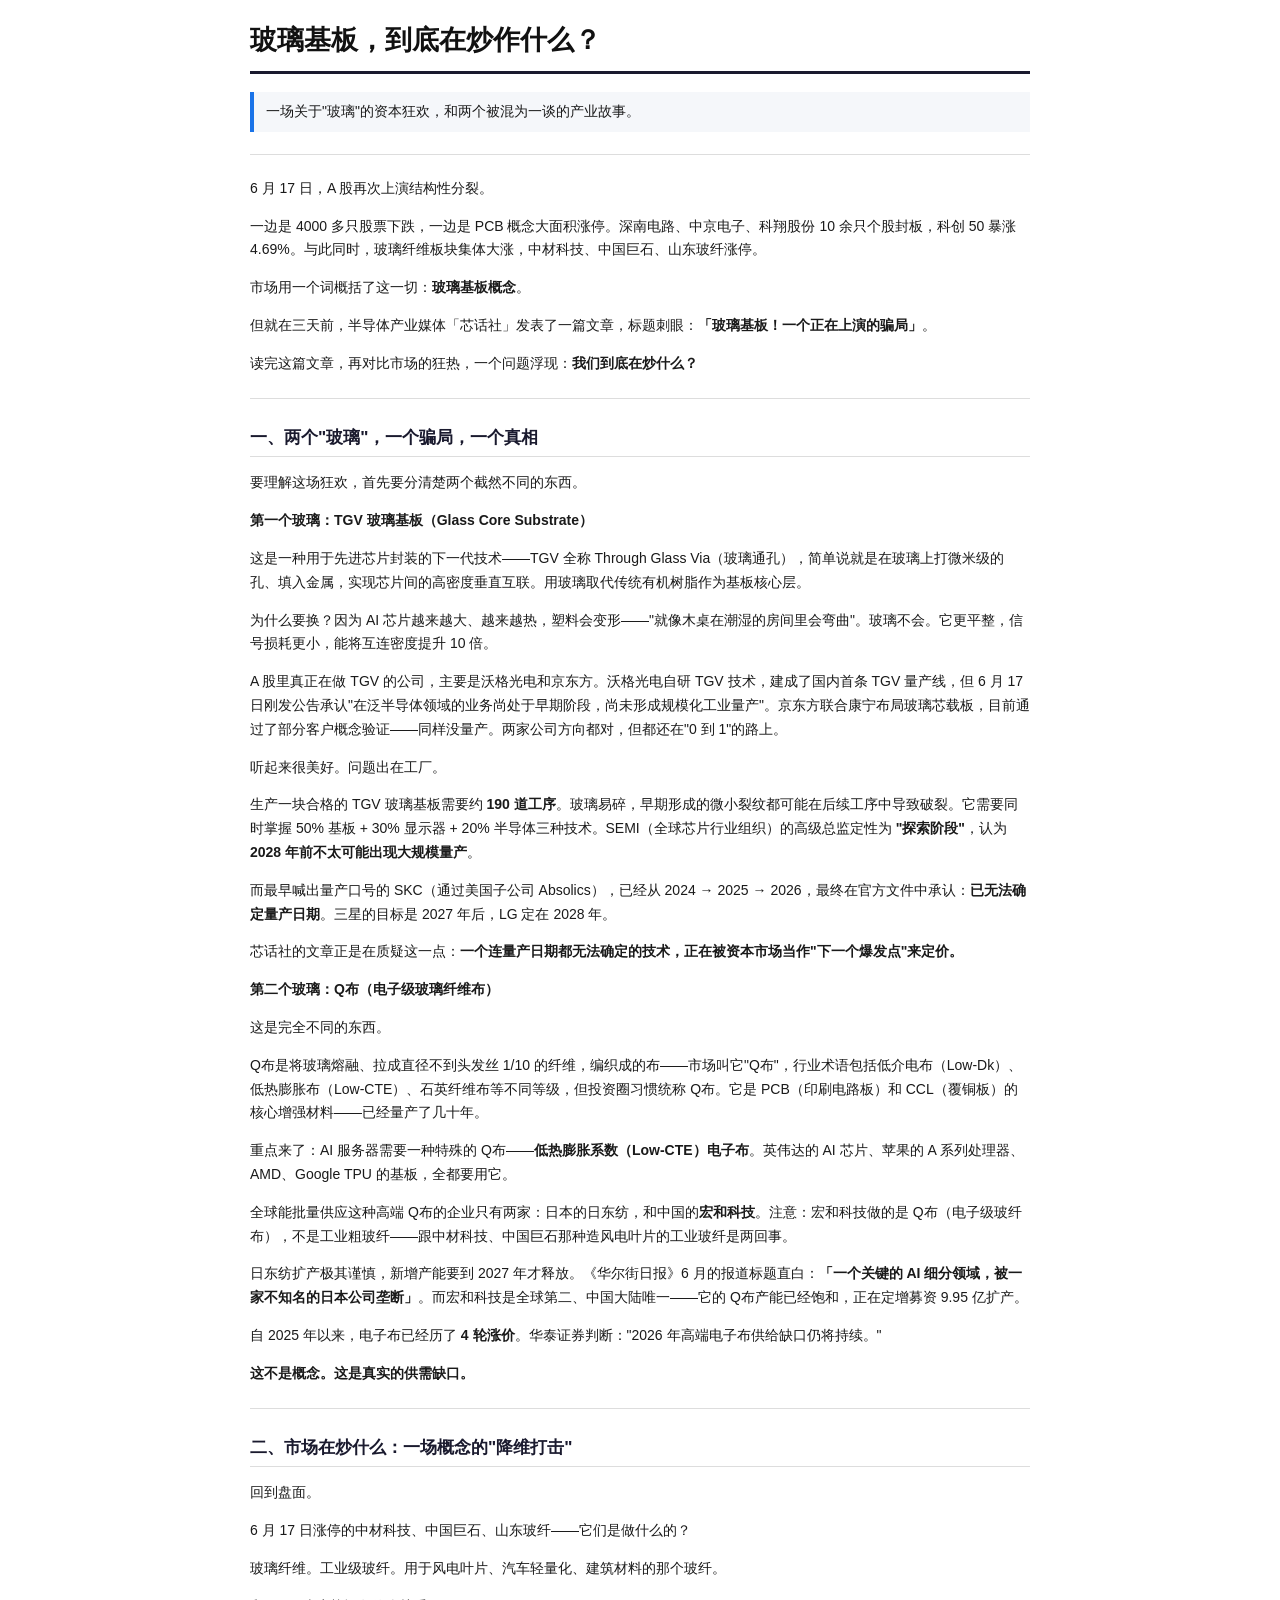
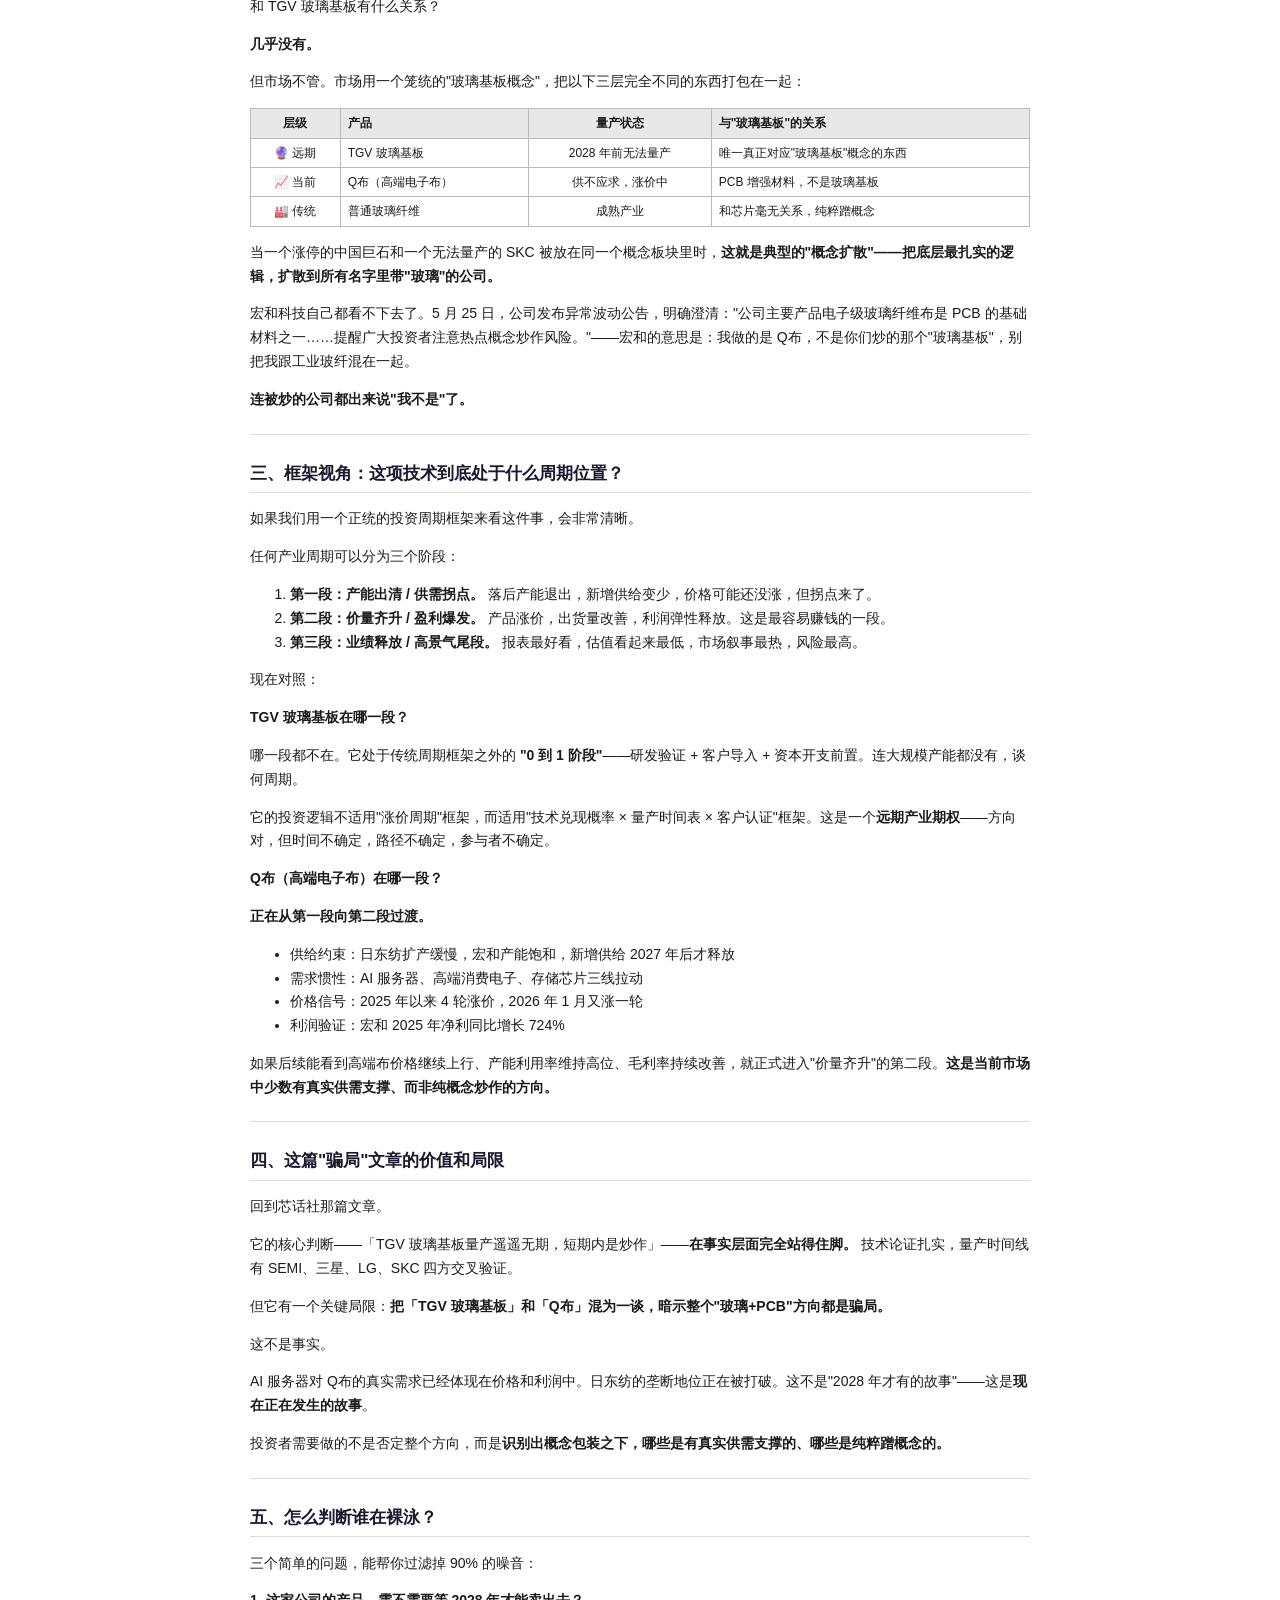
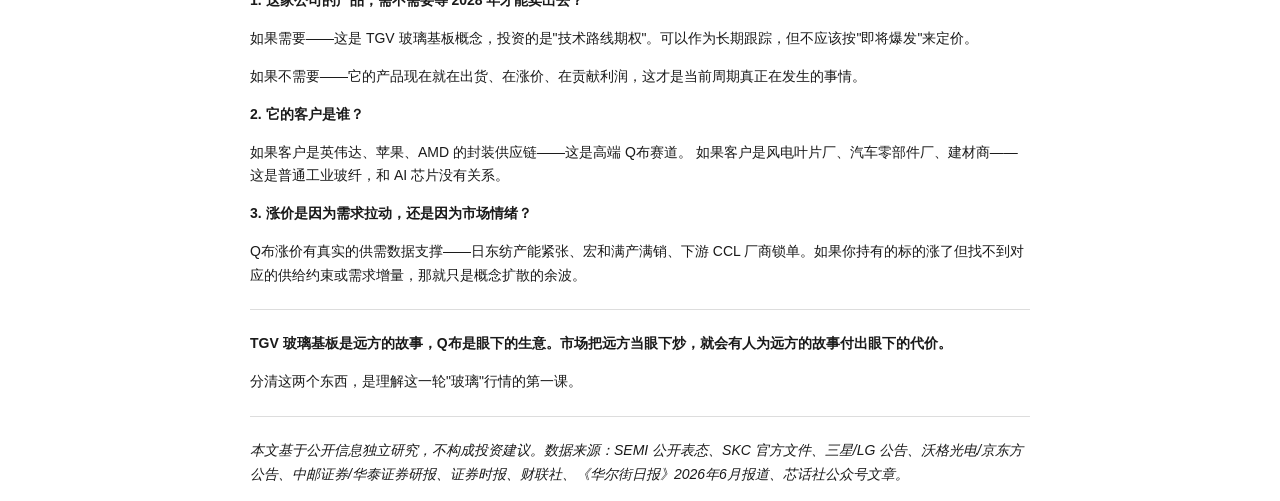
<file: 玻璃基板_修改版.html>
<!DOCTYPE html><html lang="zh-CN"><head><meta charset="utf-8">
<style>
  @page { size: A4; margin: 18mm 16mm; }
  body { font-family: "PingFang SC","Heiti SC","STHeiti",sans-serif; font-size:10.5pt; line-height:1.7; color:#1a1a1a; max-width:780px; margin:0 auto; }
  h1 { font-size:20pt; color:#111; border-bottom:3px solid #1a1a2e; padding-bottom:8px; }
  h2 { font-size:13pt; color:#1a1a2e; margin-top:24px; border-bottom:1px solid #ddd; padding-bottom:4px; }
  h3 { font-size:11pt; margin-top:18px; }
  table { border-collapse:collapse; width:100%; margin:12px 0; font-size:9pt; }
  th,td { border:1px solid #bbb; padding:4px 7px; text-align:left; vertical-align:top; }
  th { background:#e8e8e8; font-weight:bold; }
  code { background:#f0f0f0; padding:2px 4px; border-radius:3px; font-size:9pt; }
  pre { background:#f5f5f5; padding:10px; border-radius:4px; font-size:8.5pt; overflow-x:auto; white-space:pre-wrap; }
  blockquote { border-left:4px solid #1a73e8; padding:6px 12px; background:#f5f7fa; margin:10px 0; }
  blockquote p { margin:2px 0; }
  hr { border:none; border-top:1px solid #ddd; margin:22px 0; }
</style></head><body><h1>玻璃基板，到底在炒作什么？</h1>
<blockquote>
<p>一场关于"玻璃"的资本狂欢，和两个被混为一谈的产业故事。</p>
</blockquote>
<hr />
<p>6 月 17 日，A 股再次上演结构性分裂。</p>
<p>一边是 4000 多只股票下跌，一边是 PCB 概念大面积涨停。深南电路、中京电子、科翔股份 10 余只个股封板，科创 50 暴涨 4.69%。与此同时，玻璃纤维板块集体大涨，中材科技、中国巨石、山东玻纤涨停。</p>
<p>市场用一个词概括了这一切：<strong>玻璃基板概念</strong>。</p>
<p>但就在三天前，半导体产业媒体「芯话社」发表了一篇文章，标题刺眼：<strong>「玻璃基板！一个正在上演的骗局」</strong>。</p>
<p>读完这篇文章，再对比市场的狂热，一个问题浮现：<strong>我们到底在炒什么？</strong></p>
<hr />
<h2>一、两个"玻璃"，一个骗局，一个真相</h2>
<p>要理解这场狂欢，首先要分清楚两个截然不同的东西。</p>
<p><strong>第一个玻璃：TGV 玻璃基板（Glass Core Substrate）</strong></p>
<p>这是一种用于先进芯片封装的下一代技术——TGV 全称 Through Glass Via（玻璃通孔），简单说就是在玻璃上打微米级的孔、填入金属，实现芯片间的高密度垂直互联。用玻璃取代传统有机树脂作为基板核心层。</p>
<p>为什么要换？因为 AI 芯片越来越大、越来越热，塑料会变形——"就像木桌在潮湿的房间里会弯曲"。玻璃不会。它更平整，信号损耗更小，能将互连密度提升 10 倍。</p>
<p>A 股里真正在做 TGV 的公司，主要是沃格光电和京东方。沃格光电自研 TGV 技术，建成了国内首条 TGV 量产线，但 6 月 17 日刚发公告承认"在泛半导体领域的业务尚处于早期阶段，尚未形成规模化工业量产"。京东方联合康宁布局玻璃芯载板，目前通过了部分客户概念验证——同样没量产。两家公司方向都对，但都还在"0 到 1"的路上。</p>
<p>听起来很美好。问题出在工厂。</p>
<p>生产一块合格的 TGV 玻璃基板需要约 <strong>190 道工序</strong>。玻璃易碎，早期形成的微小裂纹都可能在后续工序中导致破裂。它需要同时掌握 50% 基板 + 30% 显示器 + 20% 半导体三种技术。SEMI（全球芯片行业组织）的高级总监定性为 <strong>"探索阶段"</strong>，认为 <strong>2028 年前不太可能出现大规模量产</strong>。</p>
<p>而最早喊出量产口号的 SKC（通过美国子公司 Absolics），已经从 2024 → 2025 → 2026，最终在官方文件中承认：<strong>已无法确定量产日期</strong>。三星的目标是 2027 年后，LG 定在 2028 年。</p>
<p>芯话社的文章正是在质疑这一点：<strong>一个连量产日期都无法确定的技术，正在被资本市场当作"下一个爆发点"来定价。</strong></p>
<p><strong>第二个玻璃：Q布（电子级玻璃纤维布）</strong></p>
<p>这是完全不同的东西。</p>
<p>Q布是将玻璃熔融、拉成直径不到头发丝 1/10 的纤维，编织成的布——市场叫它"Q布"，行业术语包括低介电布（Low-Dk）、低热膨胀布（Low-CTE）、石英纤维布等不同等级，但投资圈习惯统称 Q布。它是 PCB（印刷电路板）和 CCL（覆铜板）的核心增强材料——已经量产了几十年。</p>
<p>重点来了：AI 服务器需要一种特殊的 Q布——<strong>低热膨胀系数（Low-CTE）电子布</strong>。英伟达的 AI 芯片、苹果的 A 系列处理器、AMD、Google TPU 的基板，全都要用它。</p>
<p>全球能批量供应这种高端 Q布的企业只有两家：日本的日东纺，和中国的<strong>宏和科技</strong>。注意：宏和科技做的是 Q布（电子级玻纤布），不是工业粗玻纤——跟中材科技、中国巨石那种造风电叶片的工业玻纤是两回事。</p>
<p>日东纺扩产极其谨慎，新增产能要到 2027 年才释放。《华尔街日报》6 月的报道标题直白：<strong>「一个关键的 AI 细分领域，被一家不知名的日本公司垄断」</strong>。而宏和科技是全球第二、中国大陆唯一——它的 Q布产能已经饱和，正在定增募资 9.95 亿扩产。</p>
<p>自 2025 年以来，电子布已经历了 <strong>4 轮涨价</strong>。华泰证券判断："2026 年高端电子布供给缺口仍将持续。"</p>
<p><strong>这不是概念。这是真实的供需缺口。</strong></p>
<hr />
<h2>二、市场在炒什么：一场概念的"降维打击"</h2>
<p>回到盘面。</p>
<p>6 月 17 日涨停的中材科技、中国巨石、山东玻纤——它们是做什么的？</p>
<p>玻璃纤维。工业级玻纤。用于风电叶片、汽车轻量化、建筑材料的那个玻纤。</p>
<p>和 TGV 玻璃基板有什么关系？</p>
<p><strong>几乎没有。</strong></p>
<p>但市场不管。市场用一个笼统的"玻璃基板概念"，把以下三层完全不同的东西打包在一起：</p>
<table>
<thead>
<tr>
<th style="text-align: center;">层级</th>
<th>产品</th>
<th style="text-align: center;">量产状态</th>
<th>与"玻璃基板"的关系</th>
</tr>
</thead>
<tbody>
<tr>
<td style="text-align: center;">🔮 远期</td>
<td>TGV 玻璃基板</td>
<td style="text-align: center;">2028 年前无法量产</td>
<td>唯一真正对应"玻璃基板"概念的东西</td>
</tr>
<tr>
<td style="text-align: center;">📈 当前</td>
<td>Q布（高端电子布）</td>
<td style="text-align: center;">供不应求，涨价中</td>
<td>PCB 增强材料，不是玻璃基板</td>
</tr>
<tr>
<td style="text-align: center;">🏭 传统</td>
<td>普通玻璃纤维</td>
<td style="text-align: center;">成熟产业</td>
<td>和芯片毫无关系，纯粹蹭概念</td>
</tr>
</tbody>
</table>
<p>当一个涨停的中国巨石和一个无法量产的 SKC 被放在同一个概念板块里时，<strong>这就是典型的"概念扩散"——把底层最扎实的逻辑，扩散到所有名字里带"玻璃"的公司。</strong></p>
<p>宏和科技自己都看不下去了。5 月 25 日，公司发布异常波动公告，明确澄清："公司主要产品电子级玻璃纤维布是 PCB 的基础材料之一……提醒广大投资者注意热点概念炒作风险。"——宏和的意思是：我做的是 Q布，不是你们炒的那个"玻璃基板"，别把我跟工业玻纤混在一起。</p>
<p><strong>连被炒的公司都出来说"我不是"了。</strong></p>
<hr />
<h2>三、框架视角：这项技术到底处于什么周期位置？</h2>
<p>如果我们用一个正统的投资周期框架来看这件事，会非常清晰。</p>
<p>任何产业周期可以分为三个阶段：</p>
<ol>
<li><strong>第一段：产能出清 / 供需拐点。</strong> 落后产能退出，新增供给变少，价格可能还没涨，但拐点来了。</li>
<li><strong>第二段：价量齐升 / 盈利爆发。</strong> 产品涨价，出货量改善，利润弹性释放。这是最容易赚钱的一段。</li>
<li><strong>第三段：业绩释放 / 高景气尾段。</strong> 报表最好看，估值看起来最低，市场叙事最热，风险最高。</li>
</ol>
<p>现在对照：</p>
<p><strong>TGV 玻璃基板在哪一段？</strong></p>
<p>哪一段都不在。它处于传统周期框架之外的 <strong>"0 到 1 阶段"</strong>——研发验证 + 客户导入 + 资本开支前置。连大规模产能都没有，谈何周期。</p>
<p>它的投资逻辑不适用"涨价周期"框架，而适用"技术兑现概率 × 量产时间表 × 客户认证"框架。这是一个<strong>远期产业期权</strong>——方向对，但时间不确定，路径不确定，参与者不确定。</p>
<p><strong>Q布（高端电子布）在哪一段？</strong></p>
<p><strong>正在从第一段向第二段过渡。</strong></p>
<ul>
<li>供给约束：日东纺扩产缓慢，宏和产能饱和，新增供给 2027 年后才释放</li>
<li>需求惯性：AI 服务器、高端消费电子、存储芯片三线拉动</li>
<li>价格信号：2025 年以来 4 轮涨价，2026 年 1 月又涨一轮</li>
<li>利润验证：宏和 2025 年净利同比增长 724%</li>
</ul>
<p>如果后续能看到高端布价格继续上行、产能利用率维持高位、毛利率持续改善，就正式进入"价量齐升"的第二段。<strong>这是当前市场中少数有真实供需支撑、而非纯概念炒作的方向。</strong></p>
<hr />
<h2>四、这篇"骗局"文章的价值和局限</h2>
<p>回到芯话社那篇文章。</p>
<p>它的核心判断——「TGV 玻璃基板量产遥遥无期，短期内是炒作」——<strong>在事实层面完全站得住脚。</strong> 技术论证扎实，量产时间线有 SEMI、三星、LG、SKC 四方交叉验证。</p>
<p>但它有一个关键局限：<strong>把「TGV 玻璃基板」和「Q布」混为一谈，暗示整个"玻璃+PCB"方向都是骗局。</strong></p>
<p>这不是事实。</p>
<p>AI 服务器对 Q布的真实需求已经体现在价格和利润中。日东纺的垄断地位正在被打破。这不是"2028 年才有的故事"——这是<strong>现在正在发生的故事</strong>。</p>
<p>投资者需要做的不是否定整个方向，而是<strong>识别出概念包装之下，哪些是有真实供需支撑的、哪些是纯粹蹭概念的。</strong></p>
<hr />
<h2>五、怎么判断谁在裸泳？</h2>
<p>三个简单的问题，能帮你过滤掉 90% 的噪音：</p>
<p><strong>1. 这家公司的产品，需不需要等 2028 年才能卖出去？</strong></p>
<p>如果需要——这是 TGV 玻璃基板概念，投资的是"技术路线期权"。可以作为长期跟踪，但不应该按"即将爆发"来定价。</p>
<p>如果不需要——它的产品现在就在出货、在涨价、在贡献利润，这才是当前周期真正在发生的事情。</p>
<p><strong>2. 它的客户是谁？</strong></p>
<p>如果客户是英伟达、苹果、AMD 的封装供应链——这是高端 Q布赛道。
如果客户是风电叶片厂、汽车零部件厂、建材商——这是普通工业玻纤，和 AI 芯片没有关系。</p>
<p><strong>3. 涨价是因为需求拉动，还是因为市场情绪？</strong></p>
<p>Q布涨价有真实的供需数据支撑——日东纺产能紧张、宏和满产满销、下游 CCL 厂商锁单。如果你持有的标的涨了但找不到对应的供给约束或需求增量，那就只是概念扩散的余波。</p>
<hr />
<p><strong>TGV 玻璃基板是远方的故事，Q布是眼下的生意。市场把远方当眼下炒，就会有人为远方的故事付出眼下的代价。</strong></p>
<p>分清这两个东西，是理解这一轮"玻璃"行情的第一课。</p>
<hr />
<p><em>本文基于公开信息独立研究，不构成投资建议。数据来源：SEMI 公开表态、SKC 官方文件、三星/LG 公告、沃格光电/京东方公告、中邮证券/华泰证券研报、证券时报、财联社、《华尔街日报》2026年6月报道、芯话社公众号文章。</em></p></body></html>
</file>
